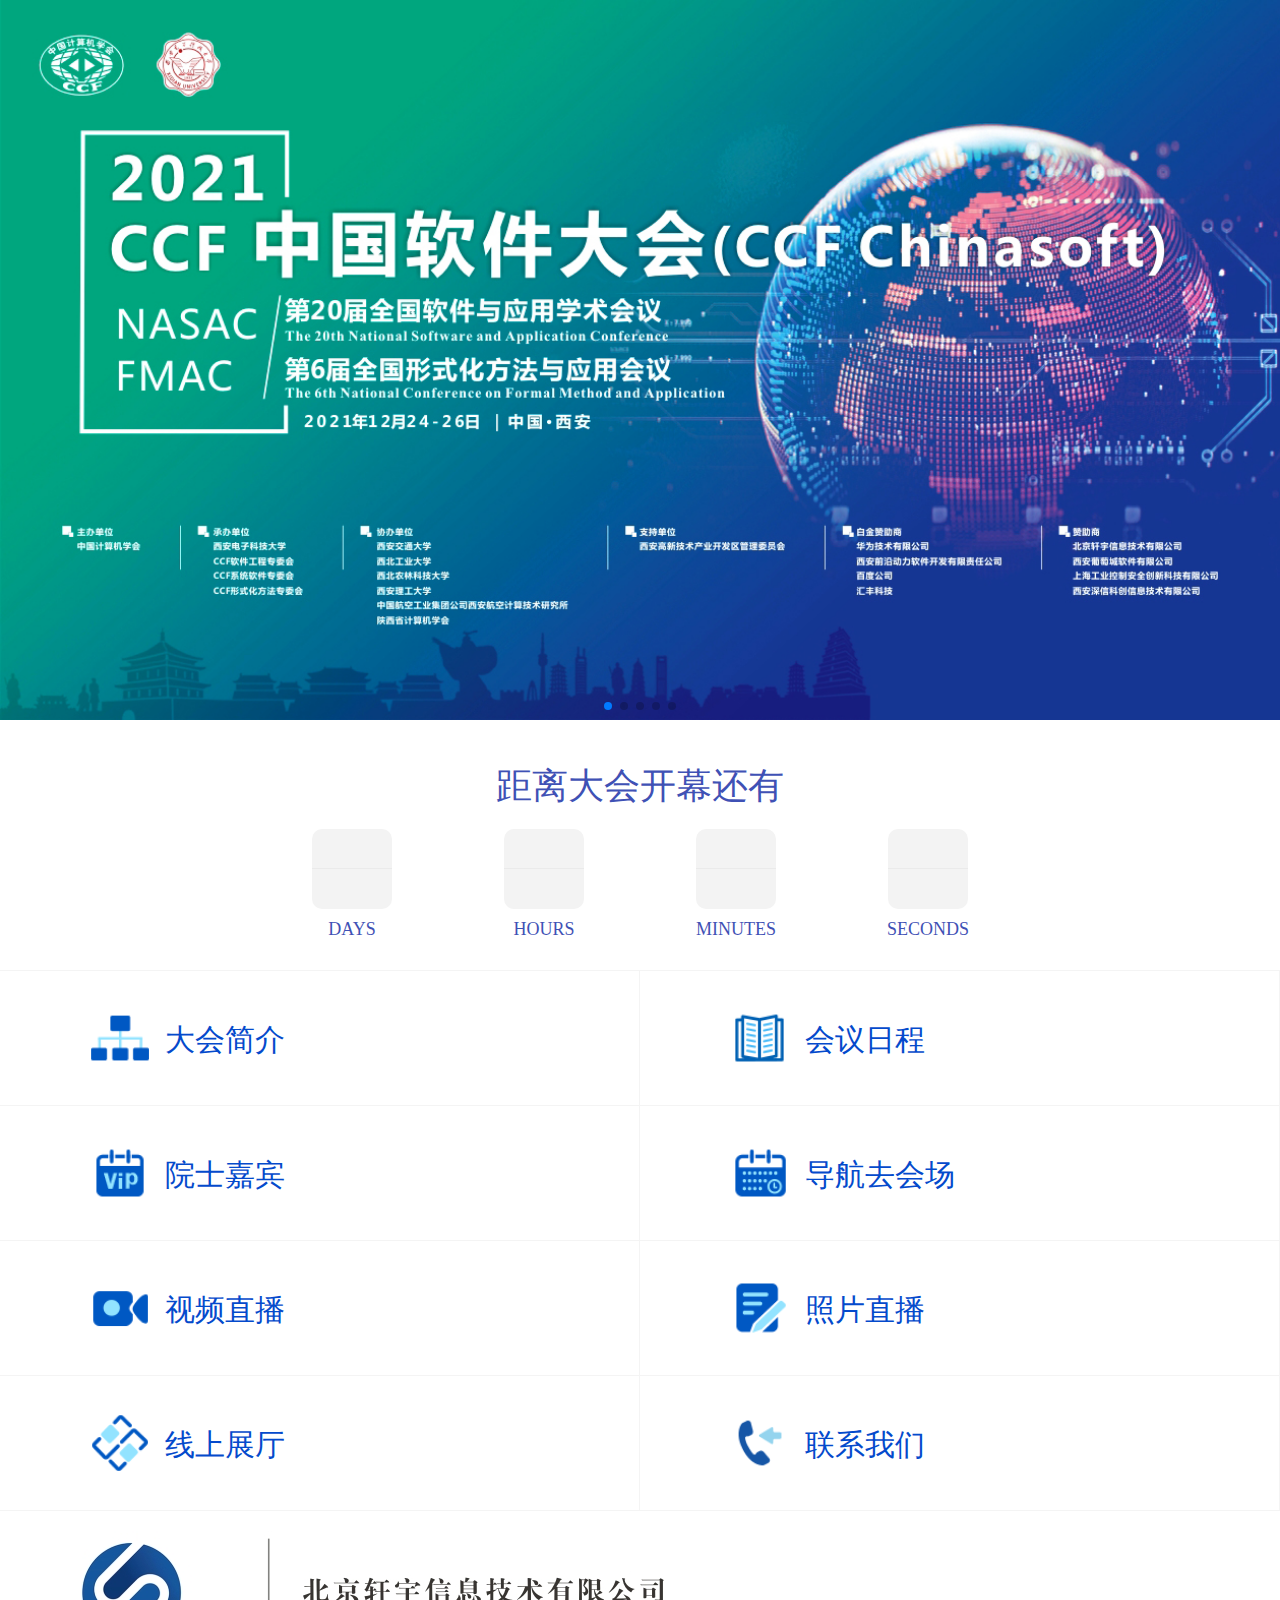
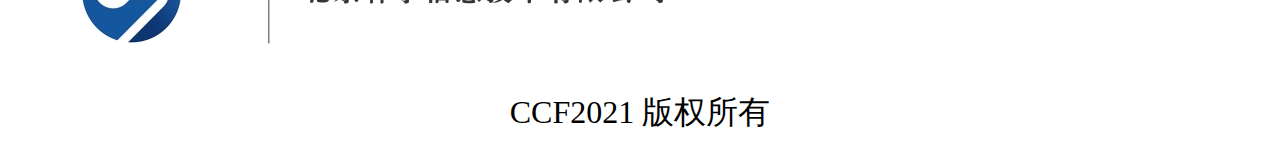
<file: index.html>
<!DOCTYPE html>
<html lang="en">

<head>
    <meta charset="UTF-8">
    <title>CCF 2021中国软件大会</title>
    <meta name="viewport" content="width=device-width, initial-scale=1, maximum-scale=1, user-scalable=no">
    <script>
        function resizeFont() {
            //获取屏幕宽度
            let clientWidth = document.documentElement.clientWidth || document.body.clientWidth;
            //设计图参考宽度
            let design = 750;
            if (clientWidth > 750)
                document.getElementsByTagName('html').item(0).style.fontSize = '100px';
            else
                document.getElementsByTagName('html').item(0).style.fontSize = clientWidth / design * 100 + 'px';
        }

        resizeFont();
        window.onresize = function () {
            resizeFont();
        }
    </script>
    <link rel="stylesheet" href="./statics/tmz/css/style.css">
    <link rel="stylesheet" href="./statics/tmz/swiper/swiper-bundle.css">
    <script src="./statics/tmz/swiper/swiper-bundle.min.js"></script>
    <script src="./statics/tmz/js/jquery.min.js"></script>
</head>

<body>

    <div class="editor-scpoed1">

        <div id="headerPic">
            <div class="box" style="position: relative">

                <div class="swiper mySwiper swiper-horizontal">
                    <div class="swiper-wrapper">
                        <div class="swiper-slide">
                            <img src="./statics/tmz/img/主图16-9.jpg" width="100%">
                        </div>

                        <div class="swiper-slide ">
                            <img src="./statics/tmz/img/华为.jpg" width="100%">
                        </div>

                        <div class="swiper-slide ">
                            <img src="./statics/tmz/img/前沿.jpg" width="100%">
                        </div>

                        <div class="swiper-slide ">
                            <img src="./statics/tmz/img/百度.jpg" width="100%">
                        </div>

                        <div class="swiper-slide ">
                            <img src="./statics/tmz/img/汇丰科技.jpg" width="100%">
                        </div>

                    </div>
                    <div class="swiper-pagination"></div>
                </div>


                <script>
                    var swiper = new Swiper(".mySwiper", {
                        speed: 2000,
                        autoplay: {
                            delay: 3000,
                        },
                        pagination: {
                            el: ".swiper-pagination",
                        },
                    });
                </script>
            </div>
        </div>

        <div class="down_data">
            <div class="top_text">
                <p class="top_text1"></p>
                <span>距离大会开幕还有</span>
                <p class="top_text2"></p>
            </div>
            <div class="timebox" id="timer" data-time="2021-12-25 08:30:00">
                <div class="days">
                    <div class="block day" id="d"></div>
                    <span class="txt">DAYS</span>
                </div>
                <div class="days">
                    <span class="block hour" id="h"></span>
                    <span class="txt">HOURS</span>
                </div>
                <div class="days">
                    <span class="block minute" id="m"></span>
                    <span class="txt">MINUTES</span>
                </div>
                <div class="days">
                    <span class="block second" id="s"></span>
                    <span class="txt">SECONDS</span>
                </div>
            </div>
        </div>
        <script>
            // 倒计时
            $(function () {
                countDown($('#timer').data('time'), '#timer')
            });
            function countDown(time, id) {

                var day_elem = $(id).find('.day');
                var hour_elem = $(id).find('.hour');
                var minute_elem = $(id).find('.minute');
                var second_elem = $(id).find('.second');
                var end_time = new Date(time.replace(/-/g, '\/')).getTime(), //月份是实际月份-1
                    sys_second = (end_time - new Date().getTime()) / 1000;
                var timer = setInterval(function () {
                    if (sys_second > 1) {
                        sys_second -= 1;
                        var day = Math.floor((sys_second / 3600) / 24);
                        var hour = Math.floor((sys_second / 3600) % 24);
                        var minute = Math.floor((sys_second / 60) % 60);
                        var second = Math.floor(sys_second % 60);
                        day_elem && $(day_elem).text(day); //计算天
                        $(hour_elem).text(hour < 10 ? "0" + hour : hour); //计算小时
                        $(minute_elem).text(minute < 10 ? "0" + minute : minute); //计算分钟
                        $(second_elem).text(second < 10 ? "0" + second : second); //计算秒杀
                    } else {
                        clearInterval(timer);
                        // $(id).html("对不起，已经结束！")
                    }
                }, 1000);
            };
        </script>




        <div>
            <ul class="inner-box">



                <li class="li2" style=" border-right: 1px solid rgb(244, 244, 244);">
                    <a href="dahuijianjie.html"><img src="./statics/tmz/img/jigou.png" alt=""><span
                            style="color: rgb(4, 74, 204);">
                            大会简介</span></a>
                </li>


                <li class="li2" style=" border-right: 1px solid rgb(244, 244, 244);">
                    <a href="#"><img src="./statics/tmz/img/1.png" alt=""><span style="color: rgb(4, 74, 204);">
                            会议日程</span></a>
                </li>


                <li class="li2" style=" border-right: 1px solid rgb(244, 244, 244);">
                    <a href="jiabin.html"><img src="./statics/tmz/img/vip.png" alt=""><span
                            style="color: rgb(4, 74, 204);">
                            院士嘉宾</span></a>
                </li>


                <li class="li2" style=" border-right: 1px solid rgb(244, 244, 244);">
                    <a href="/daohang.html"><img src="./statics/tmz/img/2.png" alt=""><span
                            style="color: rgb(4, 74, 204);">
                            导航去会场</span></a>
                </li>

                <li class="li2" style=" border-right: 1px solid rgb(244, 244, 244);">
                    <a
                        href="http://zb.51fxkj.com/live/mk/aggspread/231832618/4b90b72b-5986-11ec-885d-246e9640d67a?v=1639120930171"><img
                            src="./statics/tmz/img/zhibo.png" alt=""><span style="color: rgb(4, 74, 204);">
                            视频直播</span></a>
                </li>

                <li class="li2" style=" border-right: 1px solid rgb(244, 244, 244);">
                    <a
                        href="https://open.weixin.qq.com/connect/oauth2/authorize?appid=wx3733128ce5c0acd1&redirect_uri=http%3A%2F%2Fwx.jfoto.cn%2Fcallback%2Fwechath5callback%3Fredirect_to%3Dhttp%25253A%25252F%25252Flive.jfoto.cn%25252Fgti%25252F7784bede&response_type=code&scope=snsapi_userinfo&state=state#wechat_redirect"><img
                            src="./statics/tmz/img/5.png" alt=""><span style="color: rgb(4, 74, 204);">
                            照片直播</span></a>
                </li>

                <li class="li2" style=" border-right: 1px solid rgb(244, 244, 244);">
                    <a href="zhanting.html"><img src="./statics/tmz/img/6.png" alt=""><span
                            style="color: rgb(4, 74, 204);">
                            线上展厅</span></a>
                </li>


                <li class="li2" style=" border-right: 1px solid rgb(244, 244, 244);">
                    <a href="#"><img src="./statics/tmz/img/lianxi.png" alt=""><span style="color: rgb(4, 74, 204);">
                            联系我们</span></a>
                </li>




            </ul>
            <div class="bottom11">
                <div style="width: 100%;height: 1.2rem;padding:20px 0;">

                    <div class="swiper mySwiper2 swiper-horizontal">
                        <div class="swiper-wrapper">
                            <div class="swiper-slide">
                                <img src="./statics/tmz/img/01轩宇.jpg" style="max-width: 100%;">
                            </div>

                            <div class="swiper-slide">
                                <img src="./statics/tmz/img/02葡萄城.jpg" style="max-width: 100%;">
                            </div>

                            <div class="swiper-slide">
                                <img src="./statics/tmz/img/03上海控安.jpg" style="max-width: 100%;">
                            </div>

                            <div class="swiper-slide">
                                <img src="./statics/tmz/img/04深信科创.jpg" style="max-width: 100%;">
                            </div>

                        </div>

                        <div>
                            <p style="text-align: center;">CCF2021 版权所有</p>
                        </div>

                    </div>


                    <script>
                        var swiper = new Swiper(".mySwiper2", {
                            speed: 2000,
                            loop: true,
                            autoplay: {
                                delay: 2000,
                                disableOnInteraction: false
                            },

                        });
                    </script>

                </div>

            </div>
        </div>
    </div>

</body>

</html>
</file>
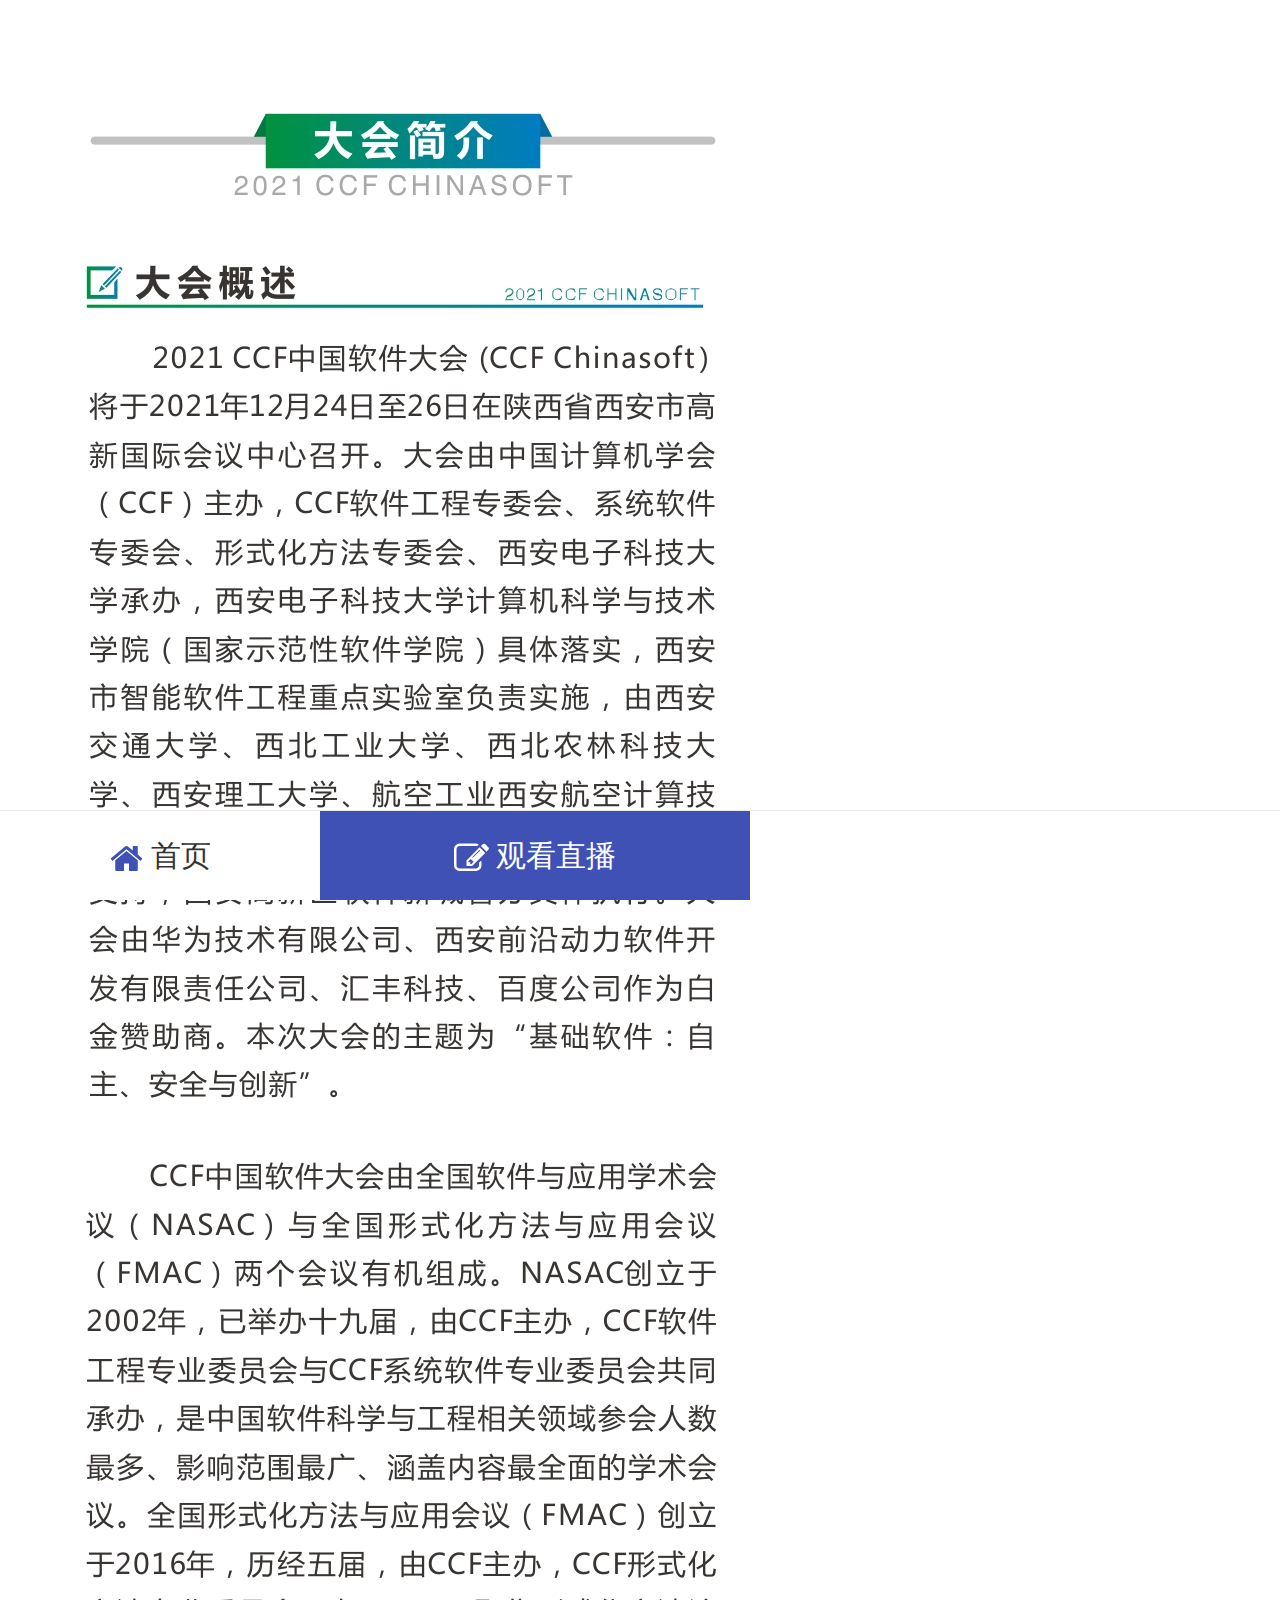
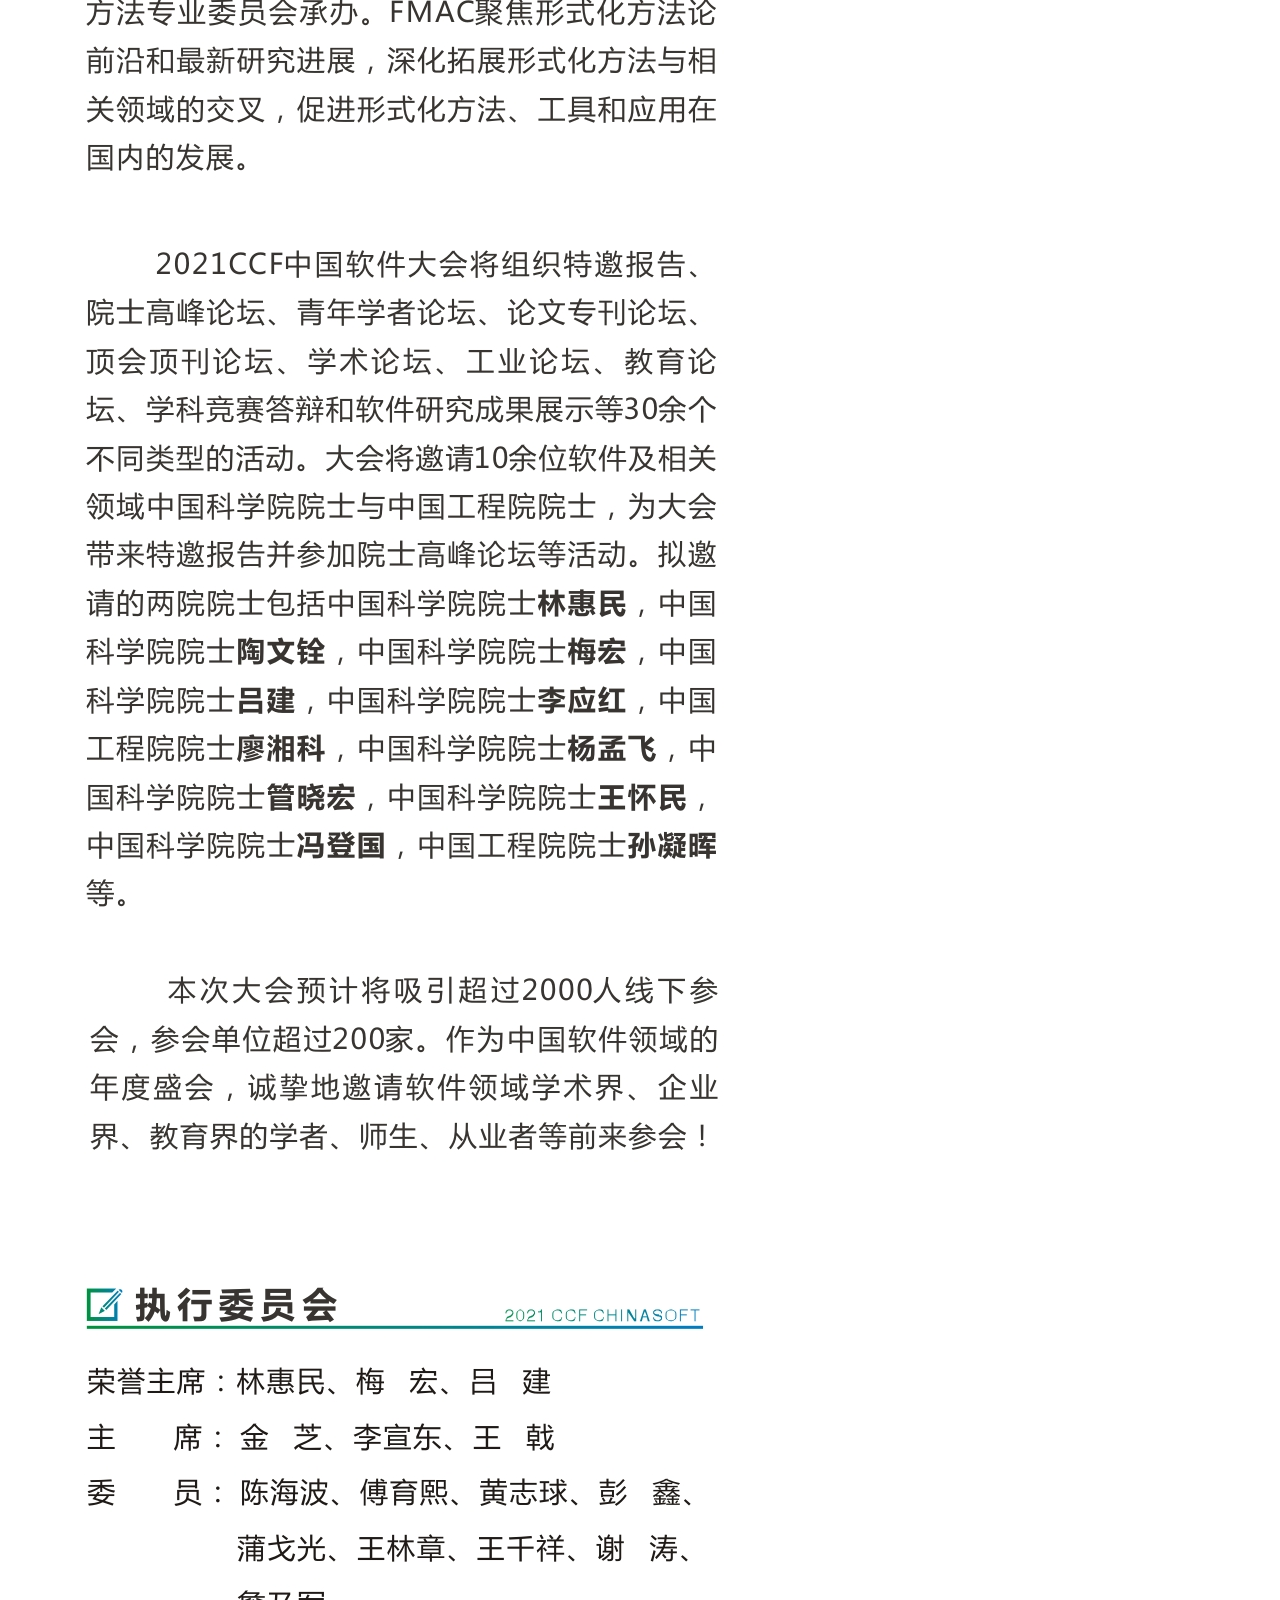
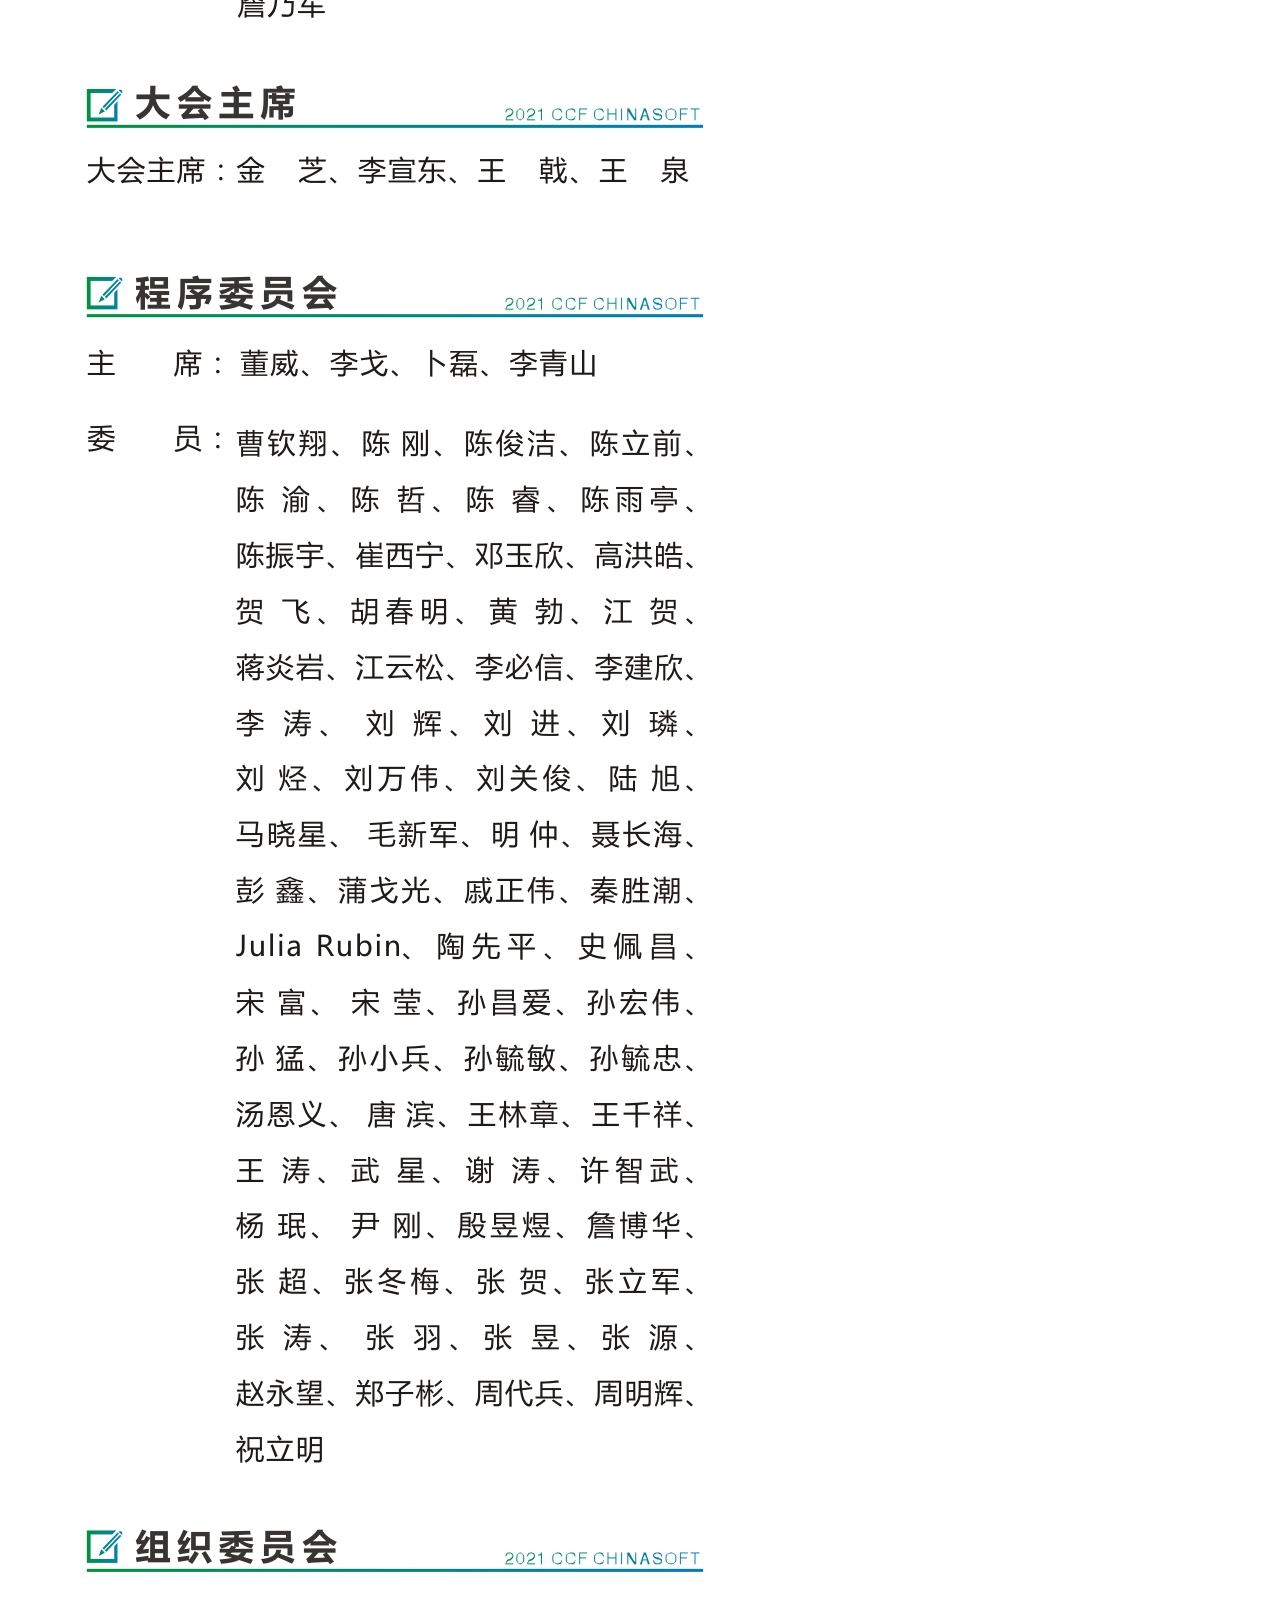
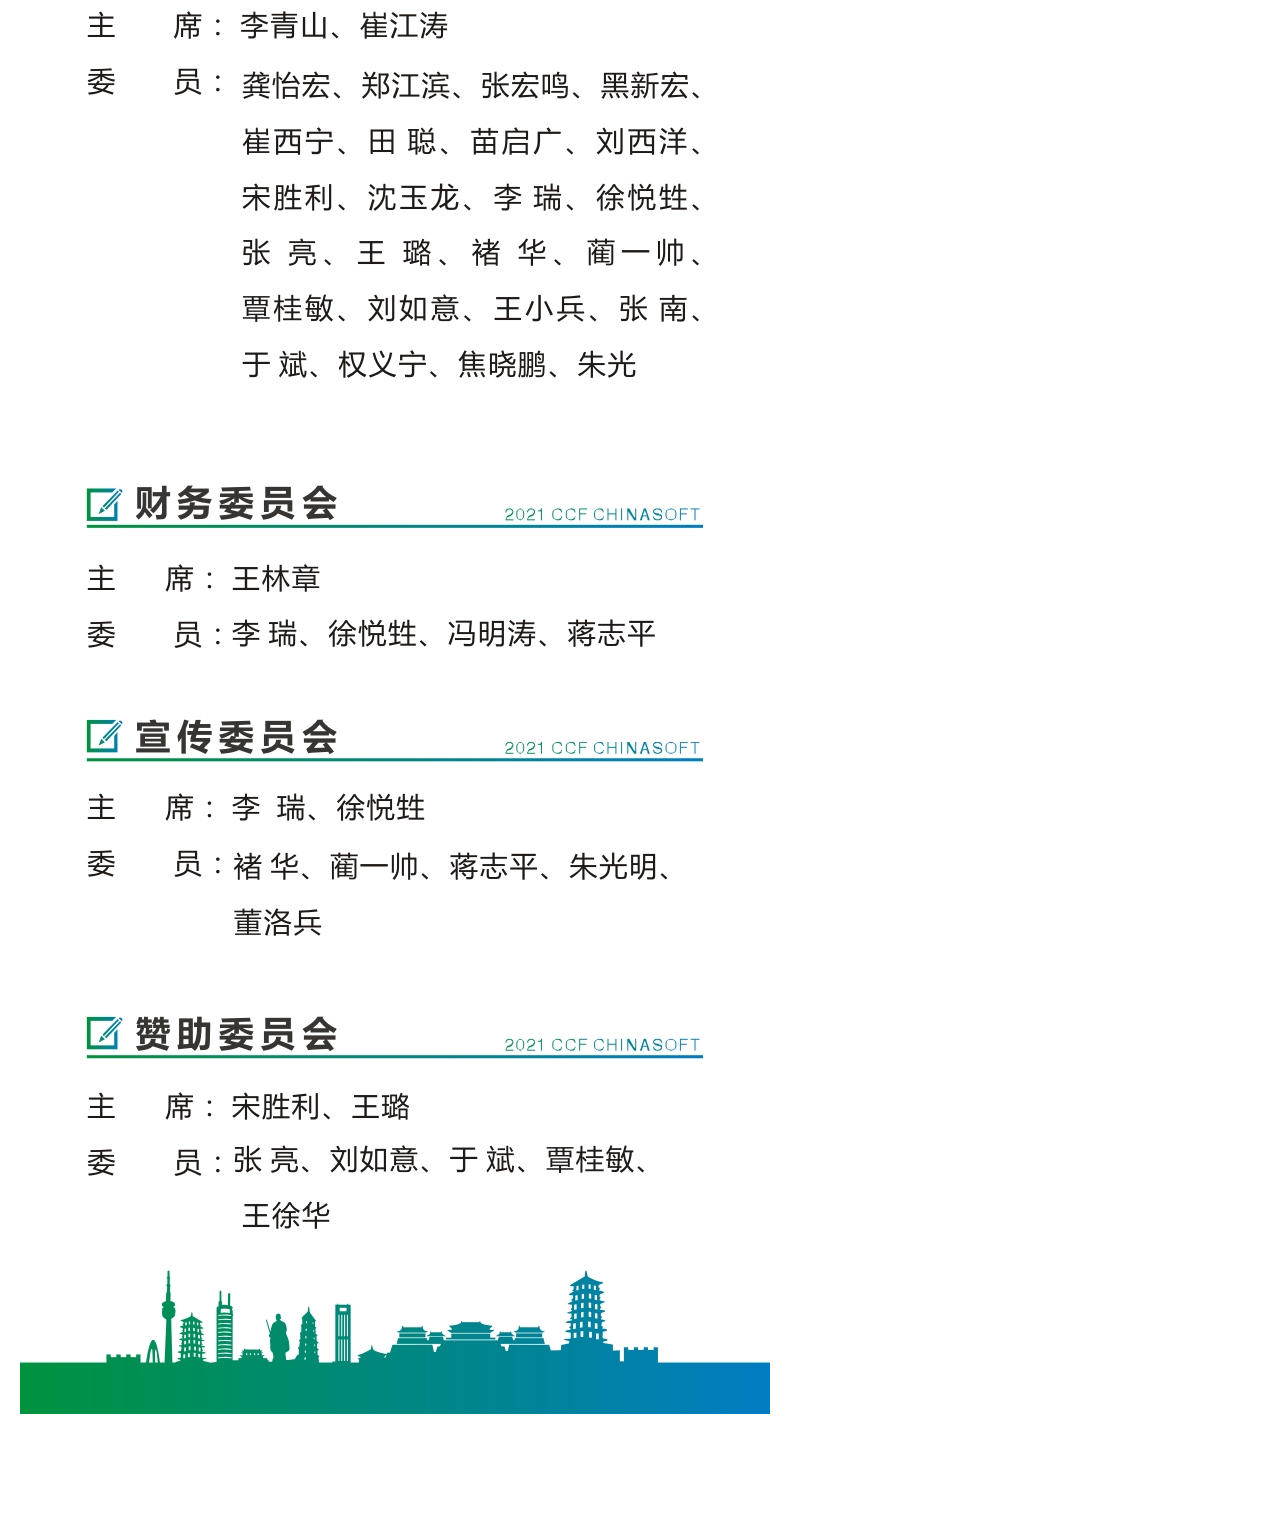
<file: dahuijianjie.html>
<!DOCTYPE html>
<html lang="en">

<head>
    <meta charset="UTF-8">
    <title>大会简介</title>
    <meta name="viewport" content="width=device-width, initial-scale=1, maximum-scale=1, user-scalable=no">
    <script>
        function resizeFont() {
            //获取屏幕宽度
            let clientWidth = document.documentElement.clientWidth || document.body.clientWidth;
            //设计图参考宽度
            let design = 750;
            if (clientWidth > 750)
                document.getElementsByTagName('html').item(0).style.fontSize = '100px';
            else
                document.getElementsByTagName('html').item(0).style.fontSize = clientWidth / design * 100 + 'px';
        }

        resizeFont();
        window.onresize = function () {
            resizeFont();
        }
    </script>
    <link rel="stylesheet" href="./statics/tmz/css/style.css">
</head>

<body>


    <div class="tpl-view">
        <div class="def-box">

            <div class="def-content">
                <!-- <section style="display: flex;flex-direction: column;justify-content: center;align-items: center;"
                    class="">
                    <section class="135brush" data-brushtype="text"
                        style="font-size: 1.9em; letter-spacing: 0.1em; color: #f9f5ec; line-height: 1.1;">
                        <span style="font-family: 楷体, 楷体_GB2312, SimKai;">
                            <em style="font-style: normal;">
                                <span style="color: #dfeaf2; font-size: 24px;">
                                    <strong>CFECCM</strong>
                                </span>
                            </em>
                        </span>
                    </section>
                    <p
                        style="display: inline-block;background-color: #0070c0;padding: 0 35px;font-size: 16px;line-height: 1.75em;letter-spacing: 1.5px;color: #ffffff;border-radius: 1em;margin-top: -.3em;">
                        <strong>&nbsp;院士嘉宾&nbsp;</strong>
                    </p>
                </section> -->

                <div style="box-sizing:border-box;margin-left: auto; margin-right: auto; width: 100%; flex: 0 0 100%;">
                    <img src="./statics/tmz/img/简介.jpg" alt="">
                </div>
            </div>
        </div>

        <div style="height: .9rem;"></div>
        <div class="register">
            <div><a href="./"><svg version="1.1" role="presentation" width="14.857142857142858" height="16"
                        viewBox="0 0 1664 1792" class="icon fa-icon" style="color: rgb(63, 81, 181);">
                        <path
                            d="M1408 992v480q0 26-19 45t-45 19h-384v-384h-256v384h-384q-26 0-45-19t-19-45v-480q0-1 0.5-3t0.5-3l575-474 575 474q1 2 1 6zM1631 923l-62 74q-8 9-21 11h-3q-13 0-21-7l-692-577-692 577q-12 8-24 7-13-2-21-11l-62-74q-8-10-7-23.5t11-21.5l719-599q32-26 76-26t76 26l244 204v-195q0-14 9-23t23-9h192q14 0 23 9t9 23v408l219 182q10 8 11 21.5t-7 23.5z">
                        </path>
                        <!---->
                    </svg> <span>首页</span></a></div>


            <div style="background: rgb(63, 81, 181);"><a
                    href="http://zb.51fxkj.com/live/mk/aggspread/231832618/4b90b72b-5986-11ec-885d-246e9640d67a?v=1639120930171">
                    <svg version="1.1" role="presentation" width="16" height="16" viewBox="0 0 1792 1792"
                        class="icon fa-icon" style="color: white;">
                        <path
                            d="M888 1184l116-116-152-152-116 116v56h96v96h56zM1328 464q-16-16-33 1l-350 350q-17 17-1 33t33-1l350-350q17-17 1-33zM1408 1058v190q0 119-84.5 203.5t-203.5 84.5h-832q-119 0-203.5-84.5t-84.5-203.5v-832q0-119 84.5-203.5t203.5-84.5h832q63 0 117 25 15 7 18 23 3 17-9 29l-49 49q-14 14-32 8-23-6-45-6h-832q-66 0-113 47t-47 113v832q0 66 47 113t113 47h832q66 0 113-47t47-113v-126q0-13 9-22l64-64q15-15 35-7t20 29zM1312 320l288 288-672 672h-288v-288zM1756 452l-92 92-288-288 92-92q28-28 68-28t68 28l152 152q28 28 28 68t-28 68z">
                        </path>
                        <!---->
                    </svg> <span style="color: white;">观看直播</span></a>
            </div>

        </div>

    </div>
    </div>
</body>

</html>
</file>
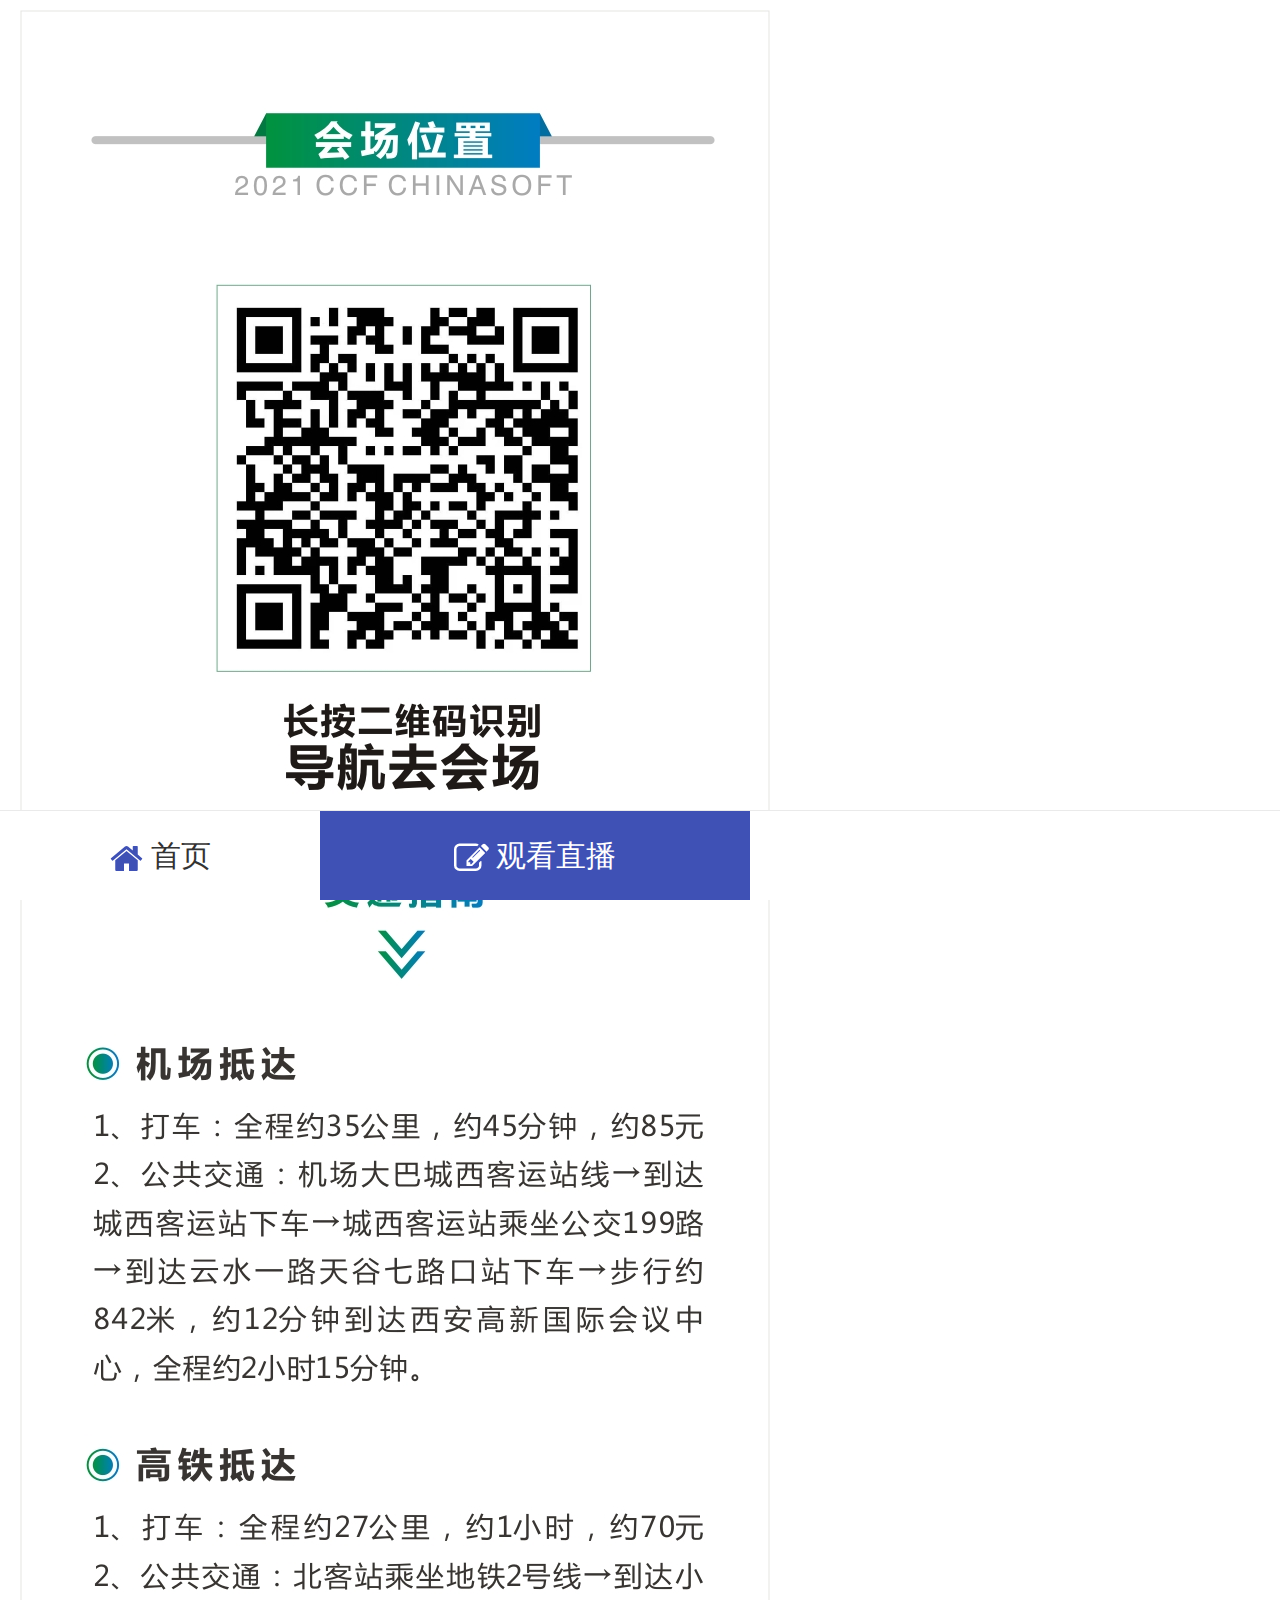
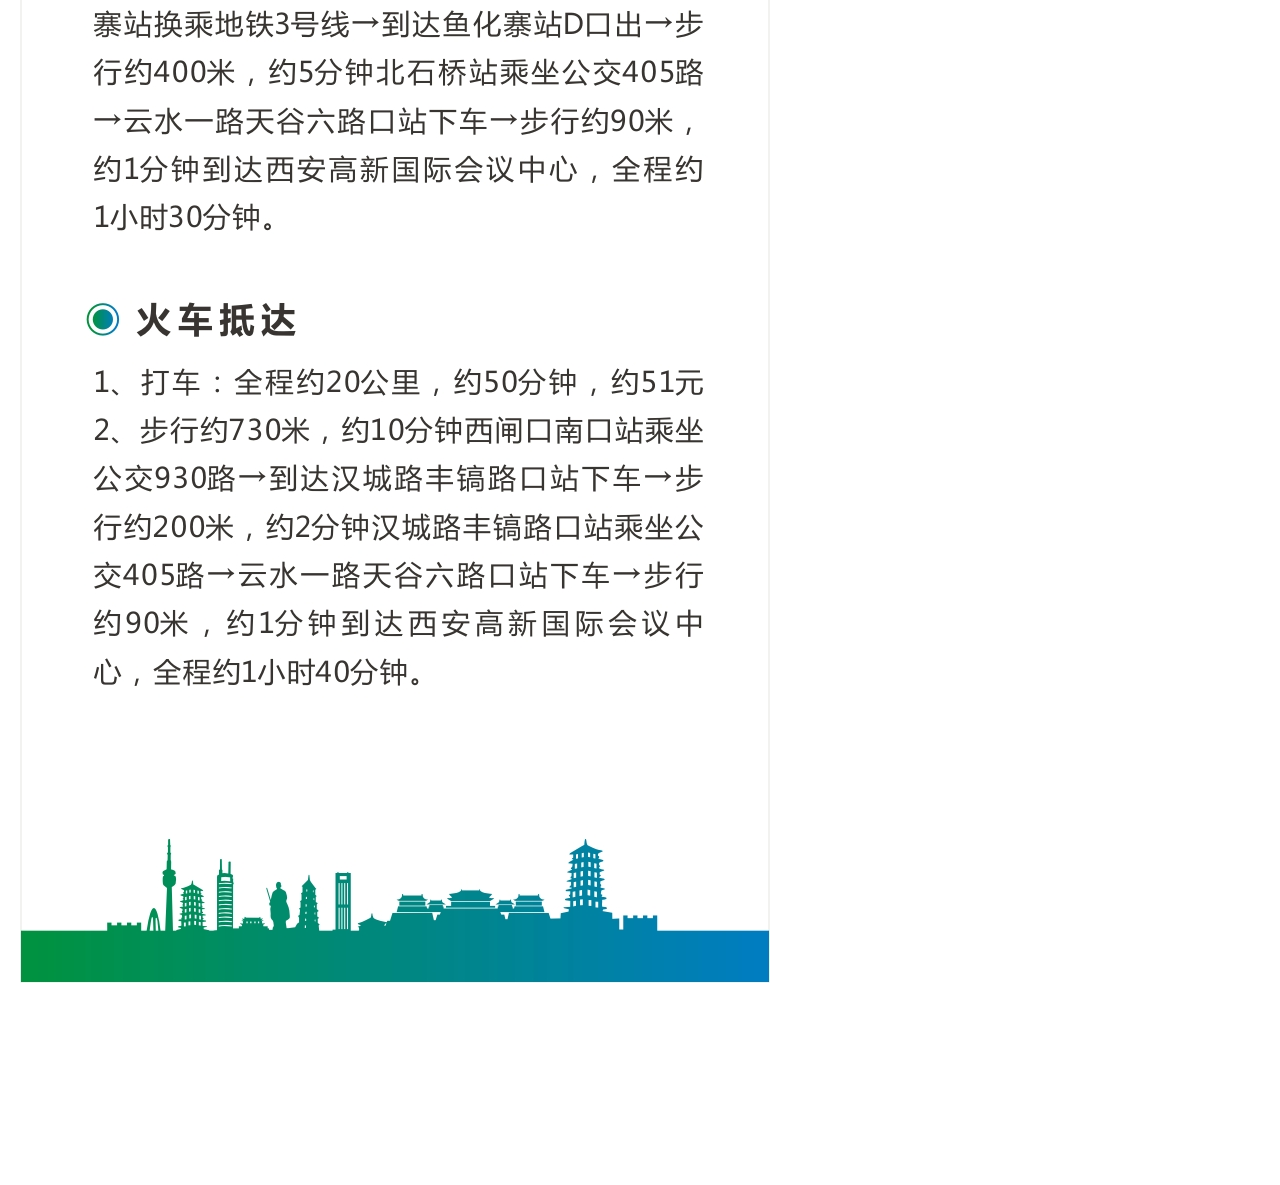
<file: daohang.html>
<!DOCTYPE html>
<html lang="en">

<head>
    <meta charset="UTF-8">
    <title>导航去会场</title>
    <meta name="viewport" content="width=device-width, initial-scale=1, maximum-scale=1, user-scalable=no">
    <script>
        function resizeFont() {
            //获取屏幕宽度
            let clientWidth = document.documentElement.clientWidth || document.body.clientWidth;
            //设计图参考宽度
            let design = 750;
            if (clientWidth > 750)
                document.getElementsByTagName('html').item(0).style.fontSize = '100px';
            else
                document.getElementsByTagName('html').item(0).style.fontSize = clientWidth / design * 100 + 'px';
        }

        resizeFont();
        window.onresize = function () {
            resizeFont();
        }
    </script>
    <link rel="stylesheet" href="./statics/tmz/css/style.css">
</head>

<body>


    <div class="tpl-view">
        <div class="def-box">

            <div class="def-content">
                <!-- <section style="display: flex;flex-direction: column;justify-content: center;align-items: center;"
                    class="">
                    <section class="135brush" data-brushtype="text"
                        style="font-size: 1.9em; letter-spacing: 0.1em; color: #f9f5ec; line-height: 1.1;">
                        <span style="font-family: 楷体, 楷体_GB2312, SimKai;">
                            <em style="font-style: normal;">
                                <span style="color: #dfeaf2; font-size: 24px;">
                                    <strong>CFECCM</strong>
                                </span>
                            </em>
                        </span>
                    </section>
                    <p
                        style="display: inline-block;background-color: #0070c0;padding: 0 35px;font-size: 16px;line-height: 1.75em;letter-spacing: 1.5px;color: #ffffff;border-radius: 1em;margin-top: -.3em;">
                        <strong>&nbsp;院士嘉宾&nbsp;</strong>
                    </p>
                </section> -->

                <div style="box-sizing:border-box;margin-left: auto; margin-right: auto; width: 100%; flex: 0 0 100%;">
                    <img src="./statics/tmz/img/导航.jpg" alt="">
                </div>
            </div>
        </div>

        <div style="height: .9rem;"></div>
        <div class="register">
            <div><a href="./"><svg version="1.1" role="presentation" width="14.857142857142858" height="16"
                        viewBox="0 0 1664 1792" class="icon fa-icon" style="color: rgb(63, 81, 181);">
                        <path
                            d="M1408 992v480q0 26-19 45t-45 19h-384v-384h-256v384h-384q-26 0-45-19t-19-45v-480q0-1 0.5-3t0.5-3l575-474 575 474q1 2 1 6zM1631 923l-62 74q-8 9-21 11h-3q-13 0-21-7l-692-577-692 577q-12 8-24 7-13-2-21-11l-62-74q-8-10-7-23.5t11-21.5l719-599q32-26 76-26t76 26l244 204v-195q0-14 9-23t23-9h192q14 0 23 9t9 23v408l219 182q10 8 11 21.5t-7 23.5z">
                        </path>
                        <!---->
                    </svg> <span>首页</span></a></div>


            <div style="background: rgb(63, 81, 181);"><a href="./"> <svg version="1.1" role="presentation" width="16"
                        height="16" viewBox="0 0 1792 1792" class="icon fa-icon" style="color: white;">
                        <path
                            d="M888 1184l116-116-152-152-116 116v56h96v96h56zM1328 464q-16-16-33 1l-350 350q-17 17-1 33t33-1l350-350q17-17 1-33zM1408 1058v190q0 119-84.5 203.5t-203.5 84.5h-832q-119 0-203.5-84.5t-84.5-203.5v-832q0-119 84.5-203.5t203.5-84.5h832q63 0 117 25 15 7 18 23 3 17-9 29l-49 49q-14 14-32 8-23-6-45-6h-832q-66 0-113 47t-47 113v832q0 66 47 113t113 47h832q66 0 113-47t47-113v-126q0-13 9-22l64-64q15-15 35-7t20 29zM1312 320l288 288-672 672h-288v-288zM1756 452l-92 92-288-288 92-92q28-28 68-28t68 28l152 152q28 28 28 68t-28 68z">
                        </path>
                        <!---->
                    </svg> <span style="color: white;">观看直播</span></a>
            </div>

        </div>


        <div style="height: .9rem;"></div>
        <div class="register">
            <div><a href="./"><svg version="1.1" role="presentation" width="14.857142857142858" height="16"
                        viewBox="0 0 1664 1792" class="icon fa-icon" style="color: rgb(63, 81, 181);">
                        <path
                            d="M1408 992v480q0 26-19 45t-45 19h-384v-384h-256v384h-384q-26 0-45-19t-19-45v-480q0-1 0.5-3t0.5-3l575-474 575 474q1 2 1 6zM1631 923l-62 74q-8 9-21 11h-3q-13 0-21-7l-692-577-692 577q-12 8-24 7-13-2-21-11l-62-74q-8-10-7-23.5t11-21.5l719-599q32-26 76-26t76 26l244 204v-195q0-14 9-23t23-9h192q14 0 23 9t9 23v408l219 182q10 8 11 21.5t-7 23.5z">
                        </path>
                        <!---->
                    </svg> <span>首页</span></a></div>


            <div style="background: rgb(63, 81, 181);"><a
                    href="http://zb.51fxkj.com/live/mk/aggspread/231832618/4b90b72b-5986-11ec-885d-246e9640d67a?v=1639120930171">
                    <svg version="1.1" role="presentation" width="16" height="16" viewBox="0 0 1792 1792"
                        class="icon fa-icon" style="color: white;">
                        <path
                            d="M888 1184l116-116-152-152-116 116v56h96v96h56zM1328 464q-16-16-33 1l-350 350q-17 17-1 33t33-1l350-350q17-17 1-33zM1408 1058v190q0 119-84.5 203.5t-203.5 84.5h-832q-119 0-203.5-84.5t-84.5-203.5v-832q0-119 84.5-203.5t203.5-84.5h832q63 0 117 25 15 7 18 23 3 17-9 29l-49 49q-14 14-32 8-23-6-45-6h-832q-66 0-113 47t-47 113v832q0 66 47 113t113 47h832q66 0 113-47t47-113v-126q0-13 9-22l64-64q15-15 35-7t20 29zM1312 320l288 288-672 672h-288v-288zM1756 452l-92 92-288-288 92-92q28-28 68-28t68 28l152 152q28 28 28 68t-28 68z">
                        </path>
                        <!---->
                    </svg> <span style="color: white;">观看直播</span></a>
            </div>

        </div>

    </div>
    </div>
</body>

</html>
</file>
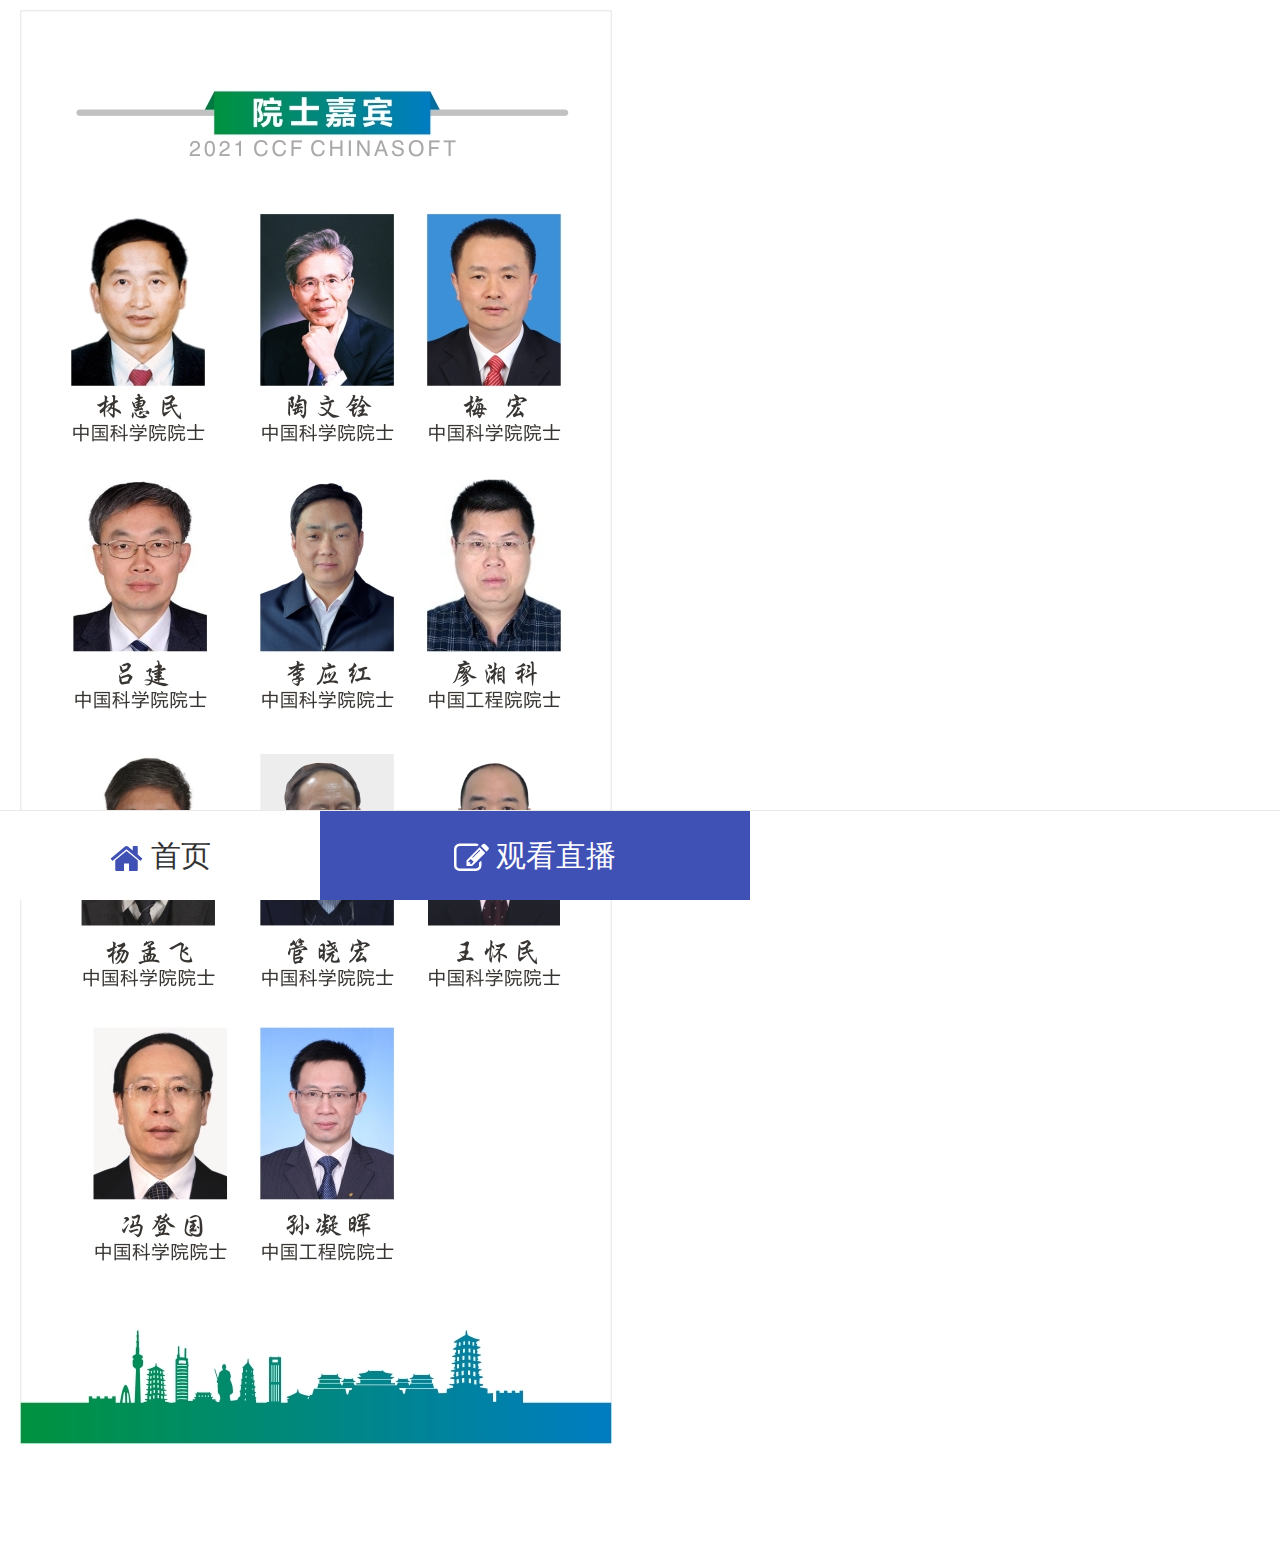
<file: jiabin.html>
<!DOCTYPE html>
<html lang="en">

<head>
    <meta charset="UTF-8">
    <title>院士嘉宾</title>
    <meta name="viewport" content="width=device-width, initial-scale=1, maximum-scale=1, user-scalable=no">
    <script>
        function resizeFont() {
            //获取屏幕宽度
            let clientWidth = document.documentElement.clientWidth || document.body.clientWidth;
            //设计图参考宽度
            let design = 750;
            if (clientWidth > 750)
                document.getElementsByTagName('html').item(0).style.fontSize = '100px';
            else
                document.getElementsByTagName('html').item(0).style.fontSize = clientWidth / design * 100 + 'px';
        }

        resizeFont();
        window.onresize = function () {
            resizeFont();
        }
    </script>
    <link rel="stylesheet" href="./statics/tmz/css/style.css">
</head>

<body>


    <div class="tpl-view">
        <div class="def-box">

            <div class="def-content">
                <!-- <section style="display: flex;flex-direction: column;justify-content: center;align-items: center;"
                    class="">
                    <section class="135brush" data-brushtype="text"
                        style="font-size: 1.9em; letter-spacing: 0.1em; color: #f9f5ec; line-height: 1.1;">
                        <span style="font-family: 楷体, 楷体_GB2312, SimKai;">
                            <em style="font-style: normal;">
                                <span style="color: #dfeaf2; font-size: 24px;">
                                    <strong>CFECCM</strong>
                                </span>
                            </em>
                        </span>
                    </section>
                    <p
                        style="display: inline-block;background-color: #0070c0;padding: 0 35px;font-size: 16px;line-height: 1.75em;letter-spacing: 1.5px;color: #ffffff;border-radius: 1em;margin-top: -.3em;">
                        <strong>&nbsp;院士嘉宾&nbsp;</strong>
                    </p>
                </section> -->

                <div style="box-sizing:border-box;margin-left: auto; margin-right: auto; width: 100%; flex: 0 0 100%;">
                    <img src="./statics/tmz/img/院士嘉宾.jpg" alt="">
                </div>
            </div>
        </div>

        <div style="height: .9rem;"></div>
        <div class="register">
            <div><a href="./"><svg version="1.1" role="presentation" width="14.857142857142858" height="16"
                        viewBox="0 0 1664 1792" class="icon fa-icon" style="color: rgb(63, 81, 181);">
                        <path
                            d="M1408 992v480q0 26-19 45t-45 19h-384v-384h-256v384h-384q-26 0-45-19t-19-45v-480q0-1 0.5-3t0.5-3l575-474 575 474q1 2 1 6zM1631 923l-62 74q-8 9-21 11h-3q-13 0-21-7l-692-577-692 577q-12 8-24 7-13-2-21-11l-62-74q-8-10-7-23.5t11-21.5l719-599q32-26 76-26t76 26l244 204v-195q0-14 9-23t23-9h192q14 0 23 9t9 23v408l219 182q10 8 11 21.5t-7 23.5z">
                        </path>
                        <!---->
                    </svg> <span>首页</span></a></div>


            <div style="background: rgb(63, 81, 181);"><a
                    href="http://zb.51fxkj.com/live/mk/aggspread/231832618/4b90b72b-5986-11ec-885d-246e9640d67a?v=1639120930171">
                    <svg version="1.1" role="presentation" width="16" height="16" viewBox="0 0 1792 1792"
                        class="icon fa-icon" style="color: white;">
                        <path
                            d="M888 1184l116-116-152-152-116 116v56h96v96h56zM1328 464q-16-16-33 1l-350 350q-17 17-1 33t33-1l350-350q17-17 1-33zM1408 1058v190q0 119-84.5 203.5t-203.5 84.5h-832q-119 0-203.5-84.5t-84.5-203.5v-832q0-119 84.5-203.5t203.5-84.5h832q63 0 117 25 15 7 18 23 3 17-9 29l-49 49q-14 14-32 8-23-6-45-6h-832q-66 0-113 47t-47 113v832q0 66 47 113t113 47h832q66 0 113-47t47-113v-126q0-13 9-22l64-64q15-15 35-7t20 29zM1312 320l288 288-672 672h-288v-288zM1756 452l-92 92-288-288 92-92q28-28 68-28t68 28l152 152q28 28 28 68t-28 68z">
                        </path>
                        <!---->
                    </svg> <span style="color: white;">观看直播</span></a>
            </div>

        </div>

    </div>
    </div>
</body>

</html>
</file>
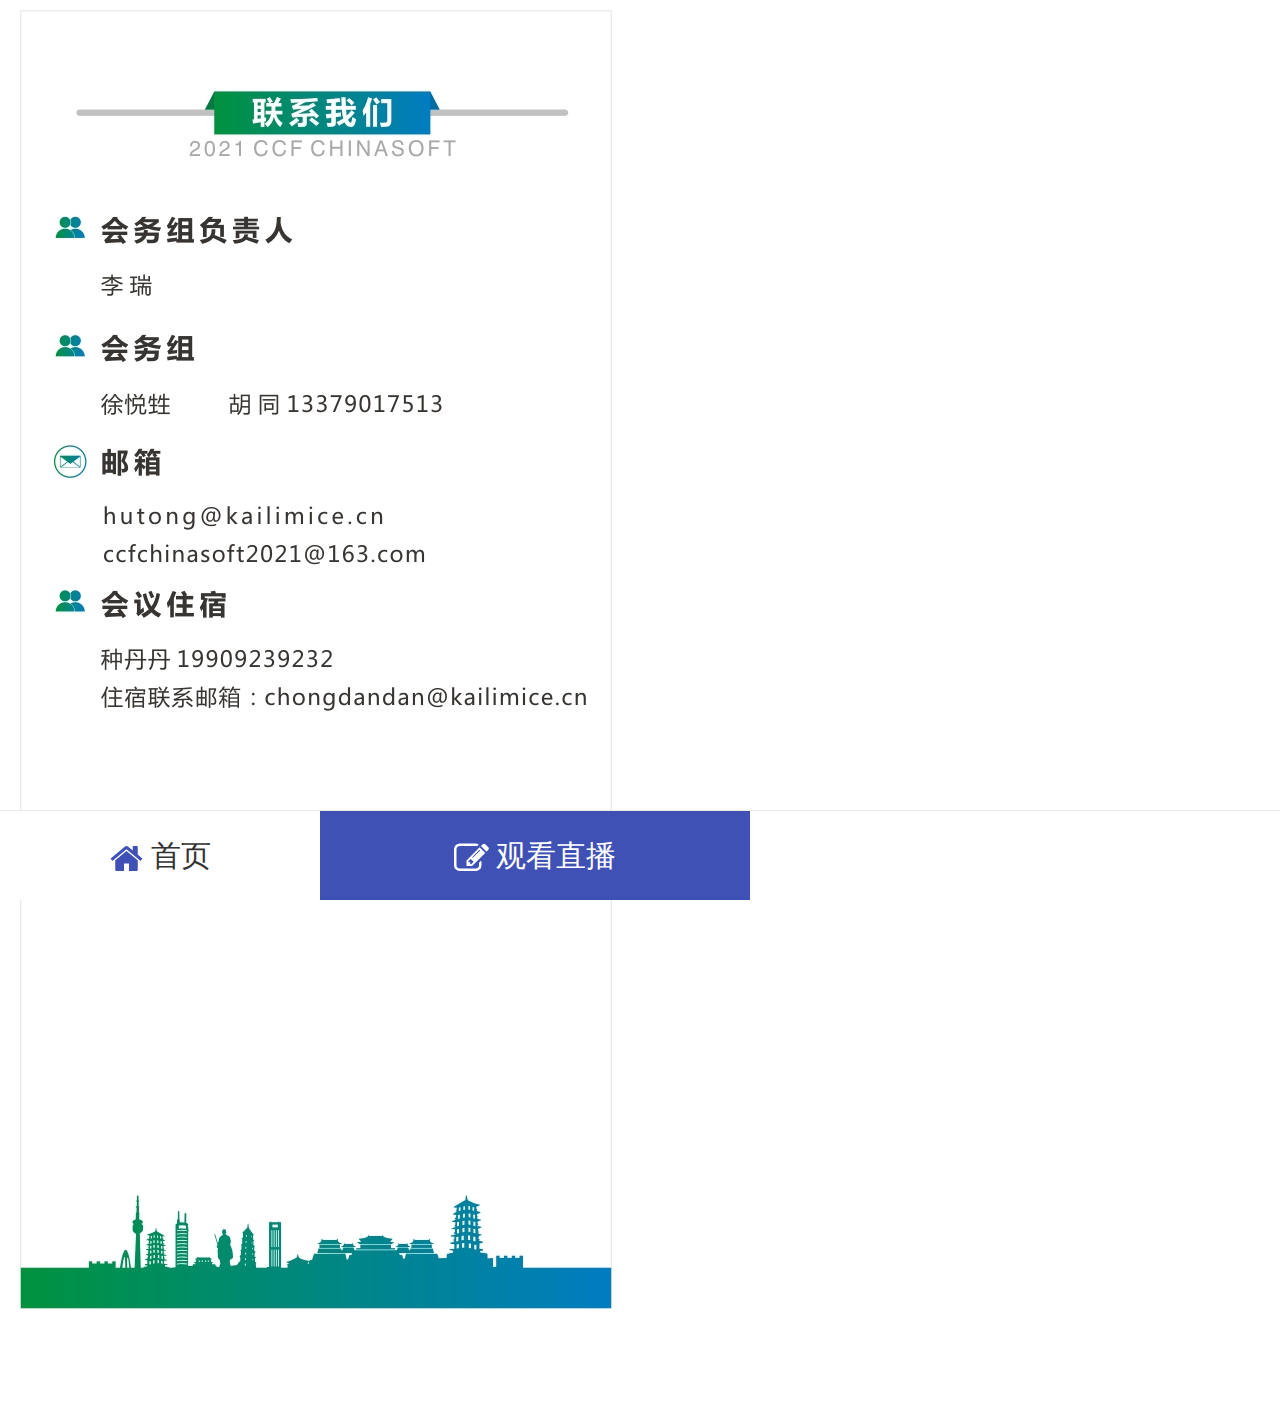
<file: lianxi.html>
<!DOCTYPE html>
<html lang="en">

<head>
    <meta charset="UTF-8">
    <title>联系我们</title>
    <meta name="viewport" content="width=device-width, initial-scale=1, maximum-scale=1, user-scalable=no">
    <script>
        function resizeFont() {
            //获取屏幕宽度
            let clientWidth = document.documentElement.clientWidth || document.body.clientWidth;
            //设计图参考宽度
            let design = 750;
            if (clientWidth > 750)
                document.getElementsByTagName('html').item(0).style.fontSize = '100px';
            else
                document.getElementsByTagName('html').item(0).style.fontSize = clientWidth / design * 100 + 'px';
        }

        resizeFont();
        window.onresize = function () {
            resizeFont();
        }
    </script>
    <link rel="stylesheet" href="./statics/tmz/css/style.css">
</head>

<body>


    <div class="tpl-view">
        <div class="def-box">

            <div class="def-content">
                <!-- <section style="display: flex;flex-direction: column;justify-content: center;align-items: center;"
                    class="">
                    <section class="135brush" data-brushtype="text"
                        style="font-size: 1.9em; letter-spacing: 0.1em; color: #f9f5ec; line-height: 1.1;">
                        <span style="font-family: 楷体, 楷体_GB2312, SimKai;">
                            <em style="font-style: normal;">
                                <span style="color: #dfeaf2; font-size: 24px;">
                                    <strong>CFECCM</strong>
                                </span>
                            </em>
                        </span>
                    </section>
                    <p
                        style="display: inline-block;background-color: #0070c0;padding: 0 35px;font-size: 16px;line-height: 1.75em;letter-spacing: 1.5px;color: #ffffff;border-radius: 1em;margin-top: -.3em;">
                        <strong>&nbsp;院士嘉宾&nbsp;</strong>
                    </p>
                </section> -->

                <div style="box-sizing:border-box;margin-left: auto; margin-right: auto; width: 100%; flex: 0 0 100%;">
                    <img src="./statics/tmz/img/联系我们.jpg" alt="">
                </div>
            </div>
        </div>

        <div style="height: .9rem;"></div>
        <div class="register">
            <div><a href="./"><svg version="1.1" role="presentation" width="14.857142857142858" height="16"
                        viewBox="0 0 1664 1792" class="icon fa-icon" style="color: rgb(63, 81, 181);">
                        <path
                            d="M1408 992v480q0 26-19 45t-45 19h-384v-384h-256v384h-384q-26 0-45-19t-19-45v-480q0-1 0.5-3t0.5-3l575-474 575 474q1 2 1 6zM1631 923l-62 74q-8 9-21 11h-3q-13 0-21-7l-692-577-692 577q-12 8-24 7-13-2-21-11l-62-74q-8-10-7-23.5t11-21.5l719-599q32-26 76-26t76 26l244 204v-195q0-14 9-23t23-9h192q14 0 23 9t9 23v408l219 182q10 8 11 21.5t-7 23.5z">
                        </path>
                        <!---->
                    </svg> <span>首页</span></a></div>


            <div style="background: rgb(63, 81, 181);"><a
                    href="http://zb.51fxkj.com/live/mk/aggspread/231832618/4b90b72b-5986-11ec-885d-246e9640d67a?v=1639120930171">
                    <svg version="1.1" role="presentation" width="16" height="16" viewBox="0 0 1792 1792"
                        class="icon fa-icon" style="color: white;">
                        <path
                            d="M888 1184l116-116-152-152-116 116v56h96v96h56zM1328 464q-16-16-33 1l-350 350q-17 17-1 33t33-1l350-350q17-17 1-33zM1408 1058v190q0 119-84.5 203.5t-203.5 84.5h-832q-119 0-203.5-84.5t-84.5-203.5v-832q0-119 84.5-203.5t203.5-84.5h832q63 0 117 25 15 7 18 23 3 17-9 29l-49 49q-14 14-32 8-23-6-45-6h-832q-66 0-113 47t-47 113v832q0 66 47 113t113 47h832q66 0 113-47t47-113v-126q0-13 9-22l64-64q15-15 35-7t20 29zM1312 320l288 288-672 672h-288v-288zM1756 452l-92 92-288-288 92-92q28-28 68-28t68 28l152 152q28 28 28 68t-28 68z">
                        </path>
                        <!---->
                    </svg> <span style="color: white;">观看直播</span></a>
            </div>

        </div>

    </div>
    </div>
</body>

</html>
</file>
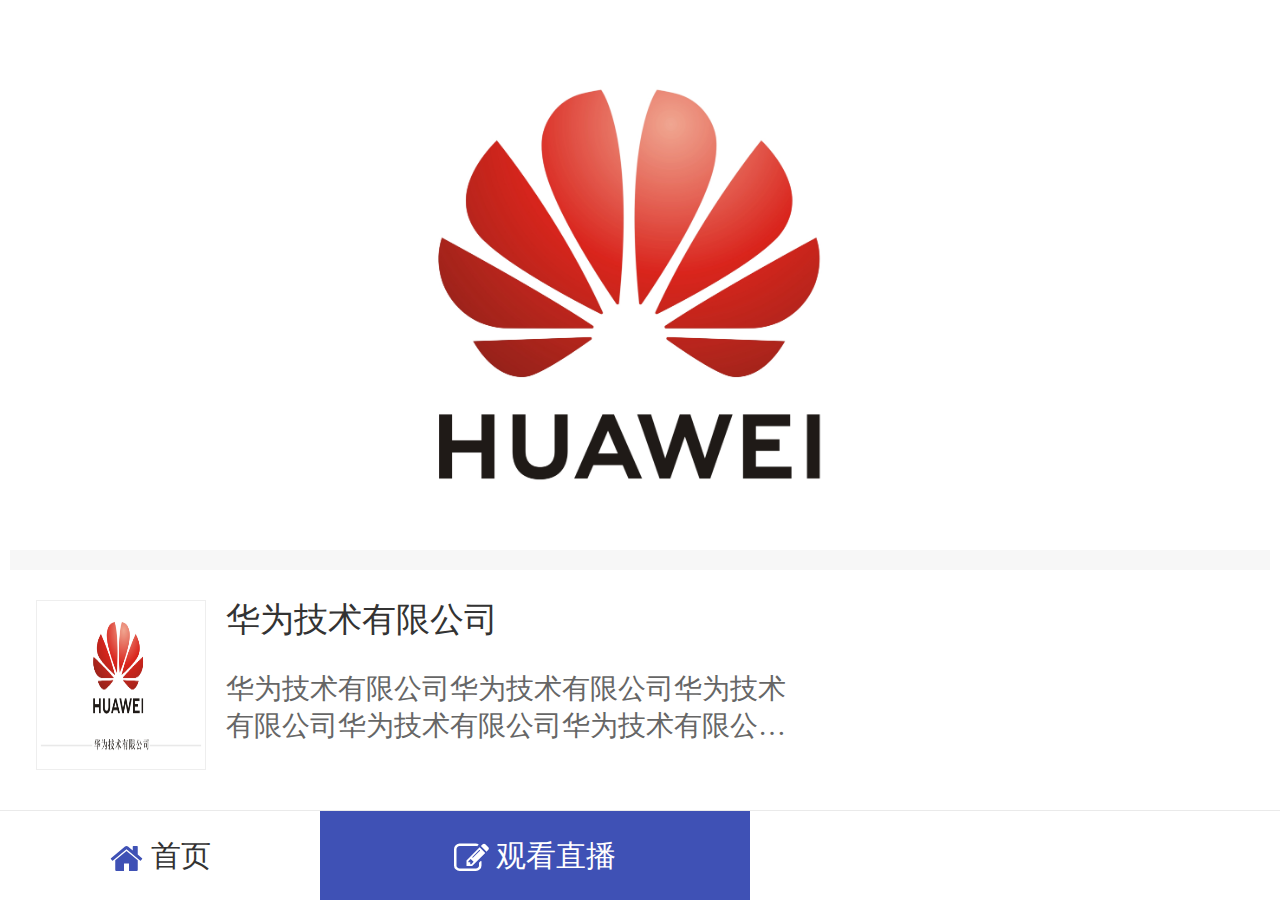
<file: zhanting.html>
<!DOCTYPE html>
<html lang="en">

<head>
    <meta charset="UTF-8">
    <title>线上展厅</title>
    <meta name="viewport" content="width=device-width, initial-scale=1, maximum-scale=1, user-scalable=no">
    <script>
        function resizeFont() {
            //获取屏幕宽度
            let clientWidth = document.documentElement.clientWidth || document.body.clientWidth;
            //设计图参考宽度
            let design = 750;
            if (clientWidth > 750)
                document.getElementsByTagName('html').item(0).style.fontSize = '100px';
            else
                document.getElementsByTagName('html').item(0).style.fontSize = clientWidth / design * 100 + 'px';
        }

        resizeFont();
        window.onresize = function () {
            resizeFont();
        }
    </script>
    <link rel="stylesheet" href="./statics/tmz/swiper/swiper-bundle.css">
    <script src="./statics/tmz/swiper/swiper-bundle.min.js"></script>
    <link rel="stylesheet" href="./statics/tmz/css/style.css">
</head>

<body>
    <div class="tpl-view">
        <div class="def-box">

            <div id="ConfenceList" style="height: 100vh;">
                <div class="wrap">
                    <div class="header" style="position: fixed;height: 4.12rem;">
                        <div class="swiper mySwiper swiper-horizontal">
                            <div class="swiper-wrapper">
                                <div class="swiper-slide">
                                    <img src="./statics/tmz/img/华为.jpg" width="100%">
                                </div>

                                <div class="swiper-slide ">
                                    <img src="./statics/tmz/img/前沿.jpg" width="100%">
                                </div>

                                <div class="swiper-slide ">
                                    <img src="./statics/tmz/img/百度.jpg" width="100%">
                                </div>

                                <div class="swiper-slide ">
                                    <img src="./statics/tmz/img/汇丰科技.jpg" width="100%">
                                </div>

                            </div>
                            <div class="swiper-pagination"></div>
                        </div>


                        <script>
                            var swiper = new Swiper(".mySwiper", {
                                speed: 2000,
                                autoplay: {
                                    delay: 3000,
                                    stopOnLastSlide: false,
                                    disableOnInteraction: true,
                                },
                                pagination: {
                                    el: ".swiper-pagination",
                                },
                            });
                        </script>
                        <div class="top">
                            <!-- <div class="search_wrap"><input type="text" placeholder="请输入企业名称/展位号" class="input-style">
                        <div class="search">
                            <div><span>搜 索</span></div>
                        </div>
                    </div> -->
                        </div>
                    </div>
                    <div class="content">
                        <div id="outer-mkzob" class="_v-container">
                            <div id="inner-9f6w4" class="_v-content">
                                <div class="pull-to-refresh-layer">

                                </div>
                                <div class="list">
                                    <ul>
                                        <li> <a href="huawei.html" style="text-decoration:none;">

                                                <div class="list-content">
                                                    <div class="left"><img src="./statics/tmz/img/华为.jpg" width="">
                                                        <!---->
                                                    </div>
                                                    <div class="middle">
                                                        <div class="title" style="-webkit-box-orient: vertical;">
                                                            华为技术有限公司
                                                        </div>
                                                        <div class="address" style="-webkit-box-orient: vertical;">
                                                            华为技术有限公司华为技术有限公司华为技术有限公司华为技术有限公司华为技术有限公司华为技术有限公司华为技术有限公司华为技术有限公司华为技术有限公司华为技术有限公司华为技术有限公司。
                                                        </div>
                                                        <div class="firm"></div>
                                                    </div>
                                                </div>
                                                <!---->
                                                <div class="list-bottom">
                                                    <!---->
                                                    <!---->
                                                    <!---->
                                                </div>





                                            </a>

                                        </li>







                                    </ul>
                                </div>
                                <div class="loading-layer"><span class="spinner-holder"><svg viewBox="0 0 64 64"
                                            class="spinner"
                                            style="fill: rgb(170, 170, 170); stroke: rgb(170, 170, 170);">
                                            <g stroke-width="4" stroke-linecap="round">
                                                <line y1="17" y2="29" transform="translate(32,32) rotate(180)">
                                                    <animate attributeName="stroke-opacity" dur="750ms"
                                                        values="1;.85;.7;.65;.55;.45;.35;.25;.15;.1;0;1"
                                                        repeatCount="indefinite"></animate>
                                                </line>
                                                <line y1="17" y2="29" transform="translate(32,32) rotate(210)">
                                                    <animate attributeName="stroke-opacity" dur="750ms"
                                                        values="0;1;.85;.7;.65;.55;.45;.35;.25;.15;.1;0"
                                                        repeatCount="indefinite"></animate>
                                                </line>
                                                <line y1="17" y2="29" transform="translate(32,32) rotate(240)">
                                                    <animate attributeName="stroke-opacity" dur="750ms"
                                                        values=".1;0;1;.85;.7;.65;.55;.45;.35;.25;.15;.1"
                                                        repeatCount="indefinite"></animate>
                                                </line>
                                                <line y1="17" y2="29" transform="translate(32,32) rotate(270)">
                                                    <animate attributeName="stroke-opacity" dur="750ms"
                                                        values=".15;.1;0;1;.85;.7;.65;.55;.45;.35;.25;.15"
                                                        repeatCount="indefinite"></animate>
                                                </line>
                                                <line y1="17" y2="29" transform="translate(32,32) rotate(300)">
                                                    <animate attributeName="stroke-opacity" dur="750ms"
                                                        values=".25;.15;.1;0;1;.85;.7;.65;.55;.45;.35;.25"
                                                        repeatCount="indefinite"></animate>
                                                </line>
                                                <line y1="17" y2="29" transform="translate(32,32) rotate(330)">
                                                    <animate attributeName="stroke-opacity" dur="750ms"
                                                        values=".35;.25;.15;.1;0;1;.85;.7;.65;.55;.45;.35"
                                                        repeatCount="indefinite"></animate>
                                                </line>
                                                <line y1="17" y2="29" transform="translate(32,32) rotate(0)">
                                                    <animate attributeName="stroke-opacity" dur="750ms"
                                                        values=".45;.35;.25;.15;.1;0;1;.85;.7;.65;.55;.45"
                                                        repeatCount="indefinite"></animate>
                                                </line>
                                                <line y1="17" y2="29" transform="translate(32,32) rotate(30)">
                                                    <animate attributeName="stroke-opacity" dur="750ms"
                                                        values=".55;.45;.35;.25;.15;.1;0;1;.85;.7;.65;.55"
                                                        repeatCount="indefinite"></animate>
                                                </line>
                                                <line y1="17" y2="29" transform="translate(32,32) rotate(60)">
                                                    <animate attributeName="stroke-opacity" dur="750ms"
                                                        values=".65;.55;.45;.35;.25;.15;.1;0;1;.85;.7;.65"
                                                        repeatCount="indefinite"></animate>
                                                </line>
                                                <line y1="17" y2="29" transform="translate(32,32) rotate(90)">
                                                    <animate attributeName="stroke-opacity" dur="750ms"
                                                        values=".7;.65;.55;.45;.35;.25;.15;.1;0;1;.85;.7"
                                                        repeatCount="indefinite"></animate>
                                                </line>
                                                <line y1="17" y2="29" transform="translate(32,32) rotate(120)">
                                                    <animate attributeName="stroke-opacity" dur="750ms"
                                                        values=".85;.7;.65;.55;.45;.35;.25;.15;.1;0;1;.85"
                                                        repeatCount="indefinite"></animate>
                                                </line>
                                                <line y1="17" y2="29" transform="translate(32,32) rotate(150)">
                                                    <animate attributeName="stroke-opacity" dur="750ms"
                                                        values="1;.85;.7;.65;.55;.45;.35;.25;.15;.1;0;1"
                                                        repeatCount="indefinite"></animate>
                                                </line>
                                            </g>
                                        </svg></span>
                                    <div class="no-data-text" style="color: rgb(170, 170, 170);">没有更多数据</div>
                                </div>
                            </div>
                        </div>
                    </div>
                </div>
                <!---->
            </div>

            <div class="register">
                <div><a href="./"><svg version="1.1" role="presentation" width="14.857142857142858" height="16"
                            viewBox="0 0 1664 1792" class="icon fa-icon" style="color: rgb(63, 81, 181);">
                            <path
                                d="M1408 992v480q0 26-19 45t-45 19h-384v-384h-256v384h-384q-26 0-45-19t-19-45v-480q0-1 0.5-3t0.5-3l575-474 575 474q1 2 1 6zM1631 923l-62 74q-8 9-21 11h-3q-13 0-21-7l-692-577-692 577q-12 8-24 7-13-2-21-11l-62-74q-8-10-7-23.5t11-21.5l719-599q32-26 76-26t76 26l244 204v-195q0-14 9-23t23-9h192q14 0 23 9t9 23v408l219 182q10 8 11 21.5t-7 23.5z">
                            </path>
                            <!---->
                        </svg> <span>首页</span></a></div>


                <div style="background: rgb(63, 81, 181);"><a
                        href="http://zb.51fxkj.com/live/mk/aggspread/231832618/4b90b72b-5986-11ec-885d-246e9640d67a?v=1639120930171">
                        <svg version="1.1" role="presentation" width="16" height="16" viewBox="0 0 1792 1792"
                            class="icon fa-icon" style="color: white;">
                            <path
                                d="M888 1184l116-116-152-152-116 116v56h96v96h56zM1328 464q-16-16-33 1l-350 350q-17 17-1 33t33-1l350-350q17-17 1-33zM1408 1058v190q0 119-84.5 203.5t-203.5 84.5h-832q-119 0-203.5-84.5t-84.5-203.5v-832q0-119 84.5-203.5t203.5-84.5h832q63 0 117 25 15 7 18 23 3 17-9 29l-49 49q-14 14-32 8-23-6-45-6h-832q-66 0-113 47t-47 113v832q0 66 47 113t113 47h832q66 0 113-47t47-113v-126q0-13 9-22l64-64q15-15 35-7t20 29zM1312 320l288 288-672 672h-288v-288zM1756 452l-92 92-288-288 92-92q28-28 68-28t68 28l152 152q28 28 28 68t-28 68z">
                            </path>
                            <!---->
                        </svg> <span style="color: white;">观看直播</span></a>
                </div>

            </div>


        </div>
    </div>

</body>

</html>
</file>
<file: statics/tmz/css/style.css>
body{
    padding: 0;
    margin: 0;
    font-size: .32rem;
    background: #fff;
}


* {
    -webkit-box-sizing: border-box;
    -moz-box-sizing: border-box;
    box-sizing: border-box;
}





.down_data{
    width: 100%;
    background: #fff;
    padding-bottom: 0.3rem;
}
.editor-scpoed1 .down_data .top_text {
    width: 4.76rem;
    margin: 0 auto;
    padding-top: 0.34rem;
    text-align: center;
    display: -ms-flexbox;
    display: flex;
}
.editor-scpoed1 .down_data p {
    text-align: center;
    padding-top: 0.3rem;
    color: #333;
    font-size: .38rem;
}
.editor-scpoed1 .down_data .top_text p{
    -ms-flex: 1;
    flex: 1;
    height: 0.07rem;
    padding: 0;
    margin: 0.15rem 0;
}
.down_data .top_text span {
    display: block;
    font-size: .36rem;
    color: #3f51b5;
    margin: 0 0.08rem;
}
.editor-scpoed1 .timebox {
    margin-top: 0.18rem;
    display: -ms-flexbox;
    display: flex;
    -ms-flex-pack: center;
    justify-content: center;
}
.editor-scpoed1 .timebox .days {
    width: 15%;
    display: -ms-flexbox;
    display: flex;
    -ms-flex-direction: column;
    flex-direction: column;
    -ms-flex-pack: center;
    justify-content: center;
    -ms-flex-align: center;
    align-items: center;
}
.editor-scpoed1 .timebox .days .block {
    width: 0.8rem;
    height: 0.8rem;
    line-height: .85rem;
    text-align: center;
    background: #f3f3f3;
    font-size: .46rem;
    color: #3f51b5;
    font-weight: 600;
    border-radius: 0.1rem;
    position: relative;
}
.editor-scpoed1 .timebox .days .block:after {
    content: "";
    display: block;
    width: 100%;
    height: 1px;
    top: 0;
    bottom: 0;
    margin: auto;
    left: 0;
    position: absolute;
    background: hsla(0,0%,91%,.85);
}
.editor-scpoed1 .timebox .days .txt {
    margin-top: 0.1rem;
    font-size: .18rem;
    color: #3f51b5;
}


.editor-scpoed1 .inner-box {
    background: #fff;
    width: 100%;
    display: -ms-flexbox;
    display: flex;
    -ms-flex-pack: center;
    justify-content: center;
    -ms-flex-align: center;
    align-items: center;
    -ms-flex-wrap: wrap;
    flex-wrap: wrap;
    border-top: 1px solid #f4f4f4;
    padding: 0;
    margin: 0;
}
.editor-scpoed1 .inner-box li {
    height: 1.35rem;
    width: 50%;
    padding: 0;
    margin: 0;
    list-style: none;
}
.editor-scpoed1 .inner-box li a {
    font-size: .3rem;
    height: 100%;
    display: -ms-flexbox;
    display: flex;
    padding-left: 0.9rem;
    border-bottom: 1px solid #f4f4f4;
    -ms-flex-align: center;
    align-items: center;
    text-decoration: none;
}
.editor-scpoed1 .inner-box li a img {
    width: 0.6rem;
    height: 0.6rem;
    margin-right: 0.15rem;
}
.editor-scpoed1 .inner-box li a span {
    color: #3f51b5;
    height: 0.6rem;
    font-weight: 550;
    line-height: .63rem;
}




.tpl-view .def-box {
    padding: 0 0.1rem;
}
.tpl-view .def-content{
    padding: 0.1rem;
    font-size: .28rem;
    line-height: 1.5;
}
.def-content {
    word-wrap: break-word!important;
}

.def-content img{
    max-width: 100%;
}
.tpl-view .register {
    display: -ms-flexbox;
    display: flex;
    z-index: 8000;
    position: fixed;
    width: 100%;
    line-height: .9rem;
    height: 0.9rem;
    font-size: .3rem;
    bottom: 0;
    left: 0;
    background: #fff;
    border-top: 1px solid #eaeaea;
}
.tpl-view .register>div {
    text-align: center;
    width: 3.2rem;
    color: #333;
}
.tpl-view .register>div:nth-child(2) {
    color: #fff;
    width: 4.3rem;
}

 .tpl-view .register>div {
     text-align: center;
     width: 3.2rem;
     color: #333;
 }
.tpl-view .register a, .tpl-view .register a:hover{
    color: #333;
    text-decoration: none;
}
.fa-icon {
    display: inline-block;
    fill: currentColor;
}
.tpl-view .register .icon {
    width: 0.35rem;
    height: 0.35rem;
    vertical-align: middle;
    margin-top: -2px;
}


#ConfenceList .wrap {
    height: 100%;
    width: 100%;
    position: relative;
}
#ConfenceList .wrap .header {
    width: 100%;
    height: 4.76rem;
}
#ConfenceList .wrap .header .top {
    z-index: 10000;
    background: #fff;
}
#ConfenceList .wrap .header .top .search_wrap {
    display: -ms-flexbox;
    display: flex;
    -ms-flex-direction: row;
    flex-direction: row;
    height: 1.2rem;
}
#ConfenceList .wrap .header .top .search_wrap .input-style {
    margin: 0.2rem 0.1rem 0.2rem 0.3rem;
    border: 0.1px solid #e6e6e6;
    border-radius: 0.1rem;
    box-sizing: border-box;
    height: 0.8rem;
    width: 5.48rem;
    padding-left: 0.2rem;
    font-size: .3rem;
    -webkit-appearance: none;
    appearance: none;
}
#ConfenceList .wrap .header .top .search_wrap .search {
    margin: 0.2rem 0.3rem 0.2rem 0;
    border-radius: 0.1rem;
    color: #fff;
    width: 1.3rem;
    background-color: #0e78bc;
    text-align: center;
    line-height: .8rem;
}
#ConfenceList .wrap .header .top .search_wrap .input-style {
    margin: 0.2rem 0.1rem 0.2rem 0.3rem;
    border: 0.1px solid #e6e6e6;
    border-radius: 0.1rem;
    box-sizing: border-box;
    height: 0.8rem;
    width: 5.48rem;
    padding-left: 0.2rem;
    font-size: .3rem;
    -webkit-appearance: none;
    appearance: none;
}
#ConfenceList .wrap .content {
    position: absolute;
    top: 5.5rem;
    width: 100%;
    height: calc(100vh - 5.5rem);
}
._v-container {
    -webkit-tap-highlight-color: rgba(0,0,0,0);
    width: 100%;
    height: 100%;
    position: absolute;
    top: 0;
    left: 0;
    overflow: scroll;
    -webkit-user-select: none;
    -moz-user-select: none;
    -ms-user-select: none;
    -o-user-select: none;
    user-select: none;
}
._v-container>._v-content {
    width: 100%;
    -webkit-transform-origin: left top;
    -webkit-transform: translateZ(0);
    -moz-transform-origin: left top;
    -moz-transform: translateZ(0);
    -ms-transform-origin: left top;
    -ms-transform: translateZ(0);
    -o-transform-origin: left top;
    -o-transform: translateZ(0);
    transform-origin: left top;
    transform: translateZ(0);
}
#ConfenceList .wrap .content ._v-container .list {
    background: #f7f7f7;
    display: -ms-flexbox;
    display: flex;
    -ms-flex-direction: column;
    flex-direction: column;
}
#ConfenceList .wrap .content ._v-container .list ul {
    height: 100%;
    width: 100%;
    overflow-y: scroll;
    padding: 0;
    margin: 0;
}
#ConfenceList .wrap .content ._v-container .list ul li {
    height: 3.22rem;
    background: #fff;
    margin: 0;
    margin-top: 0.2rem;
    padding: 0;
    list-style: none;
}

#ConfenceList .wrap .content ._v-container .list ul li .list-content {
    padding-left: 0.26rem;
    height: 2.3rem;
    display: -ms-flexbox;
    display: flex;
    -ms-flex-direction: row;
    flex-direction: row;
    -ms-flex-pack: left;
    justify-content: left;
    -ms-flex-align: center;
    align-items: center;
}
#ConfenceList .wrap .content ._v-container .list ul li .list-content .left {
    height: 1.7rem;
    width: 1.7rem;
}
#ConfenceList .wrap .content ._v-container .list ul li .list-content .left img {
    width: 1.7rem;
    height: 100%;
    border: 1px solid #eee;
}
#ConfenceList .wrap .content ._v-container .list ul li .list-content .middle {
    height: 2.3rem;
    width: 6rem;
    position: relative;
}
#ConfenceList .wrap .content ._v-container .list ul li .list-content .middle .title {
    margin-left: 0.2rem;
    margin-right: 0.2rem;
    margin-top: 0.3rem;
    color: #333;
    font-size: .34rem;
    height: 0.4rem;
    line-height: .4rem;
    word-break: break-all;
    overflow: hidden;
    text-overflow: ellipsis;
    display: -webkit-box;
    -webkit-line-clamp: 1;
}
#ConfenceList .wrap .content ._v-container .list ul li .list-content .middle .address {
    margin-top: 0.3rem;
    margin-left: 0.2rem;
    margin-right: 0.2rem;
    color: #666;
    font-size: .28rem;
    line-height: .37rem;
    word-break: break-all;
    overflow: hidden;
    text-overflow: ellipsis;
    display: -webkit-box;
    -webkit-line-clamp: 2;
}
#ConfenceList .wrap .content ._v-container .list ul li .list-content .middle .firm {
    position: absolute;
    bottom: 0.25rem;
    right: 0.36rem;
    color: #d60000;
    font-size: .26rem;
}
#ConfenceList .wrap .content ._v-container .list ul li .list-bottom {
    height: 0.92rem;
    color: #999;
    font-size: .3rem;
    position: relative;
    margin-left: 0.26rem;
    margin-right: 0.26rem;
    display: -ms-flexbox;
    display: flex;
    -ms-flex-pack: distribute;
    justify-content: space-around;
}

._v-container>._v-content>.loading-layer {
    width: 100%;
    height: 60px;
    text-align: center;
    font-size: 16px;
    line-height: 60px;
    color: #aaa;
    position: relative;
}
._v-container>._v-content>.loading-layer .spinner-holder .spinner, ._v-container>._v-content>.pull-to-refresh-layer .spinner-holder .spinner {
    margin-top: 14px;
    width: 32px;
    height: 32px;
    fill: #444;
    stroke: #69717d;
}

.navModul {
    display: -ms-flexbox;
    display: flex;
    padding: 0 0.2rem;
    margin-top: 0.1rem;
}
.navModul li {
    -ms-flex-positive: 1;
    flex-grow: 1;
    -ms-flex-pack: center;
    justify-content: center;
    text-align: center;
    display: -ms-flexbox;
    display: flex;
    overflow: hidden;
    text-overflow: ellipsis;
    display: -webkit-box;
    line-height: .7rem;
    height: 0.7rem;
    -webkit-line-clamp: 1;
    border-bottom: 2px solid #f5f5f5;
    font-size: .26rem;
}

.navModul li.active {
    border-bottom: 2px solid #f39800;
    color: #f39800;
}
.roomDetail .setHtml img{
    max-width: 100%;
}
.setHtml {
    padding: 0.2rem;
    font-size: .3rem;
}
.setHtml .sh{
    display: none;
}
</file>
